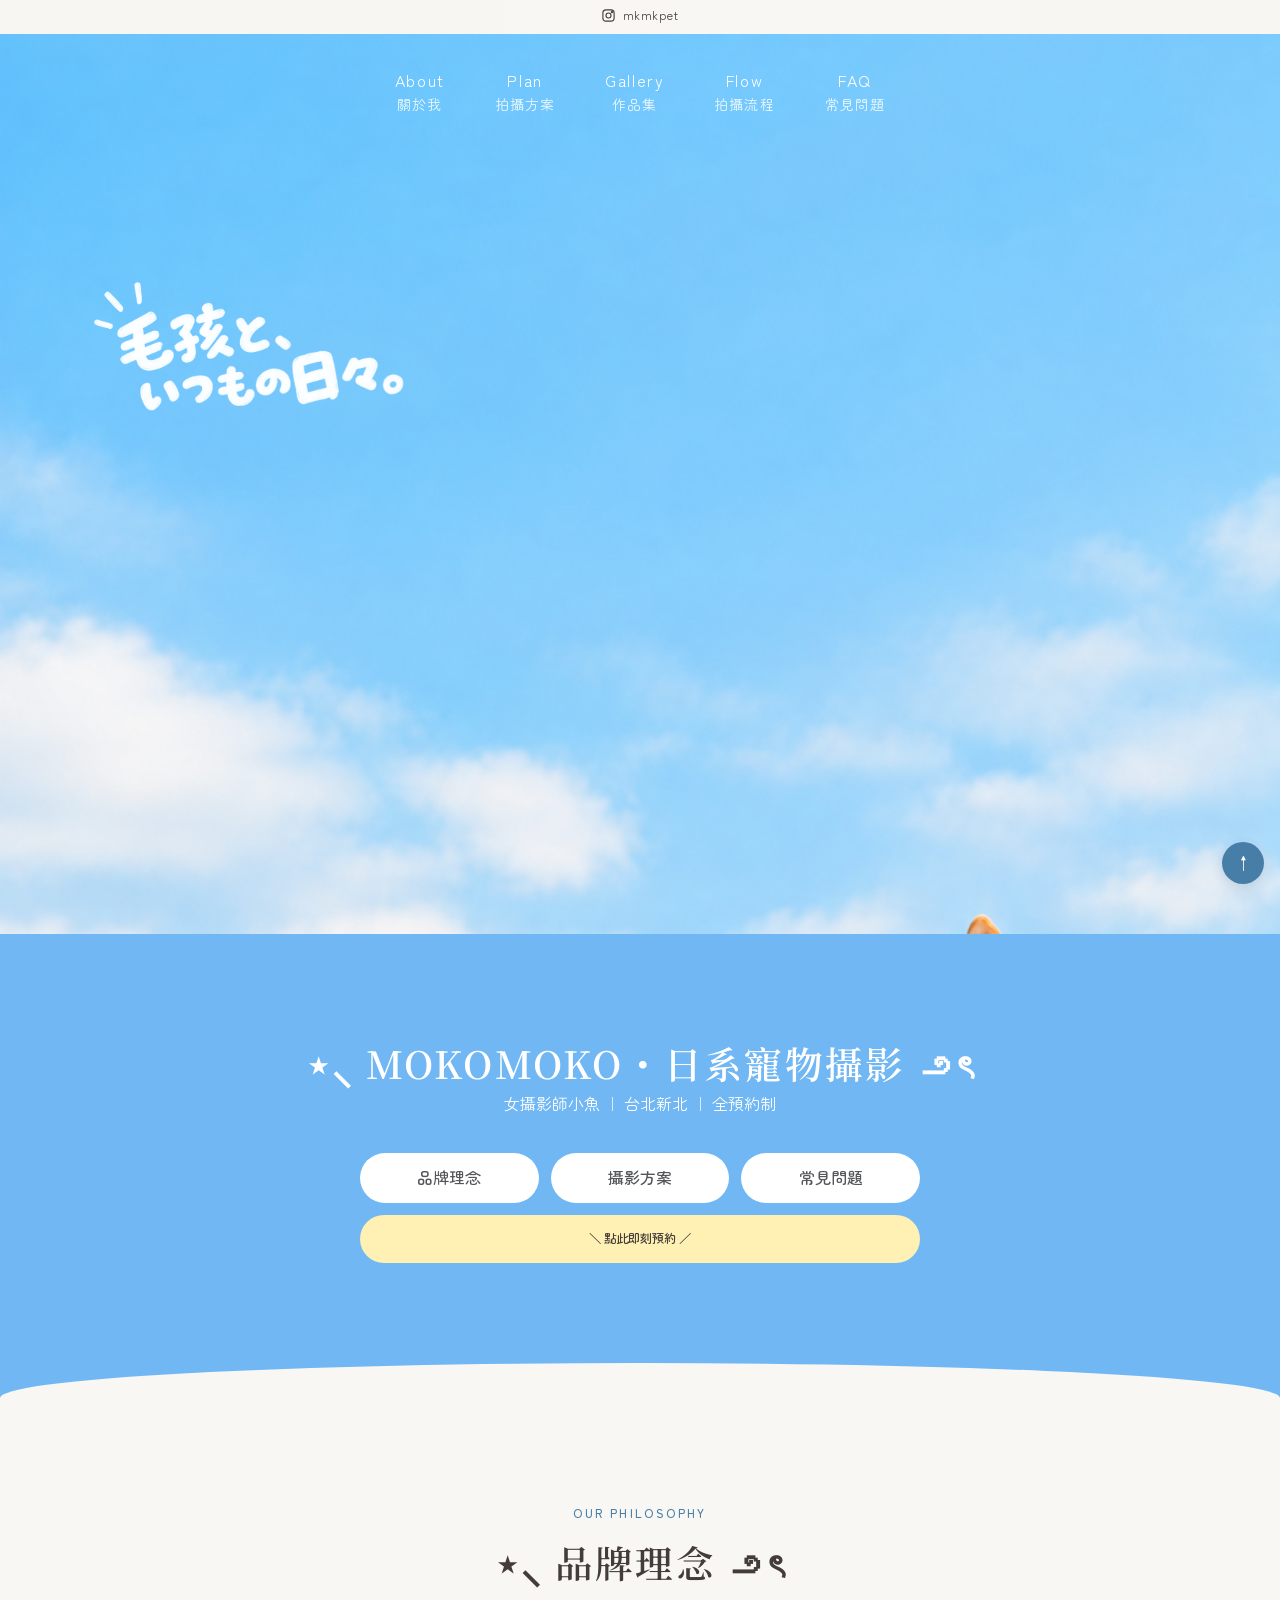
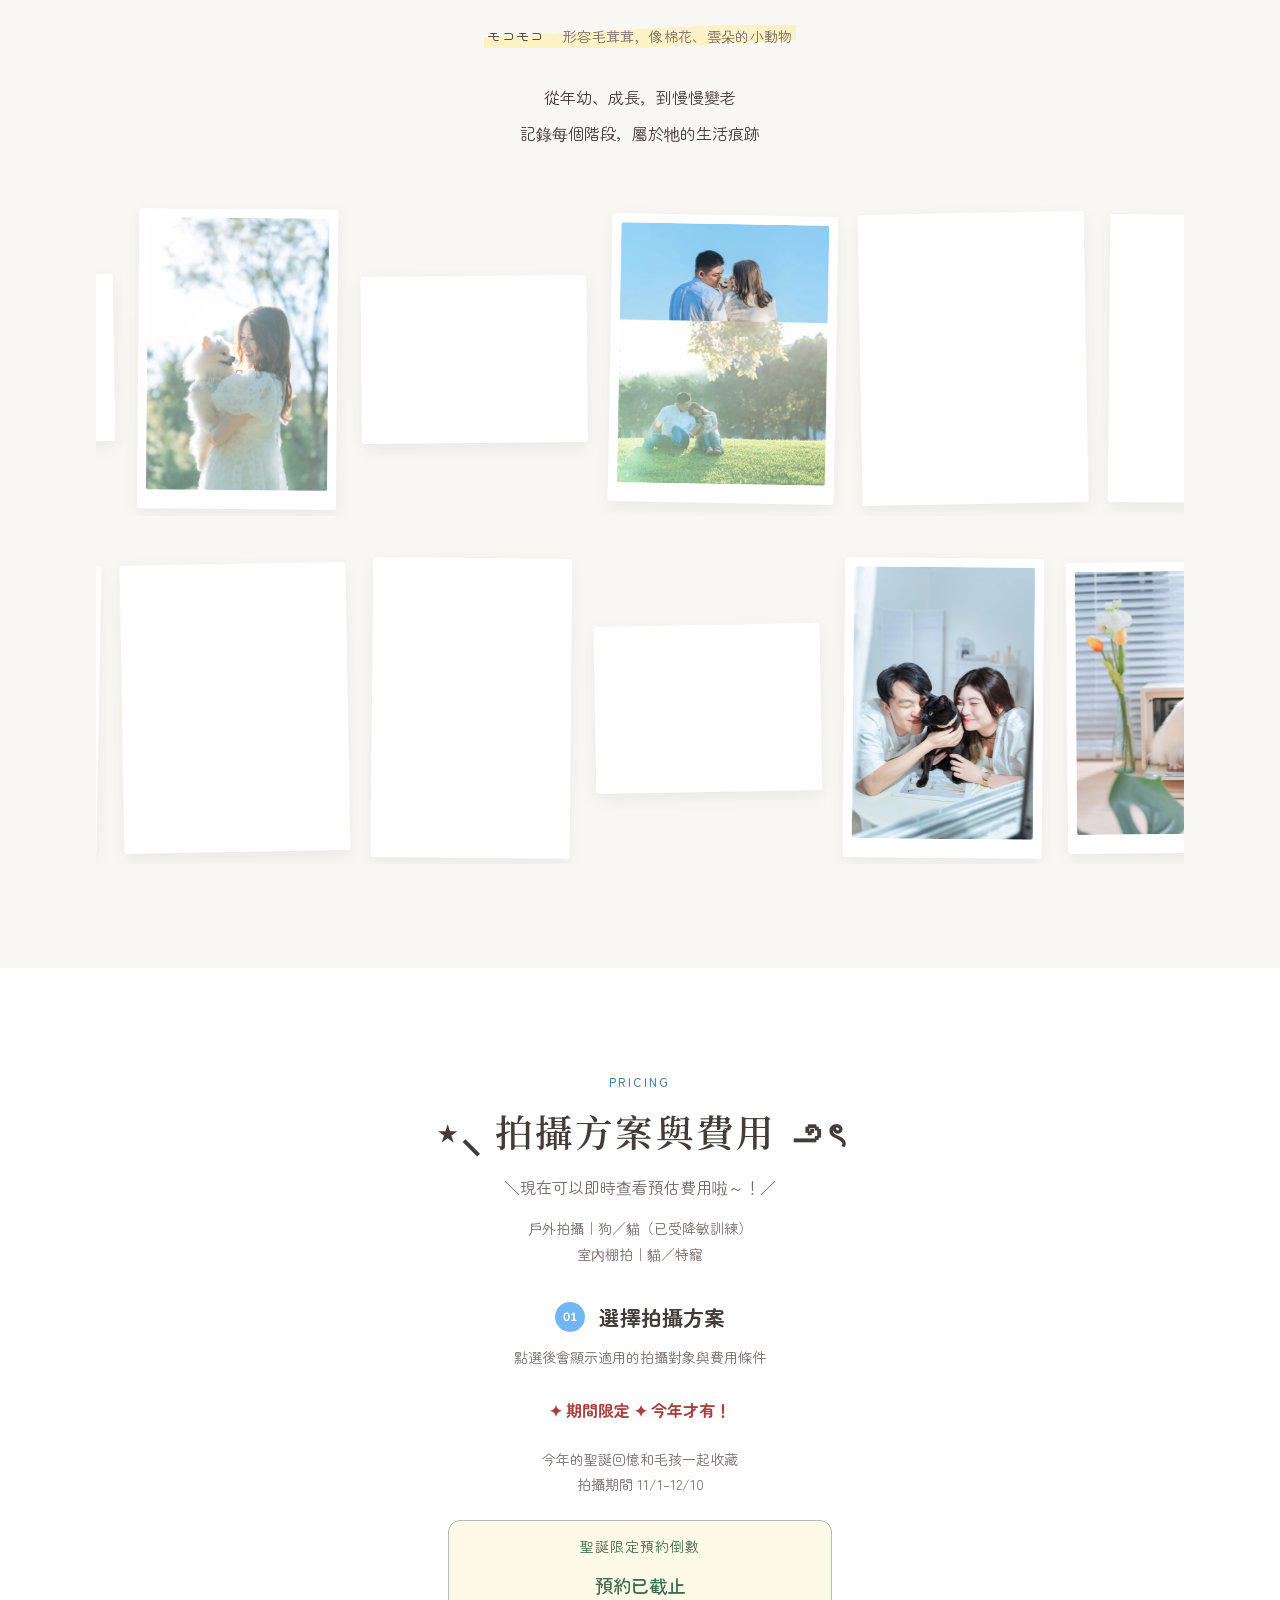
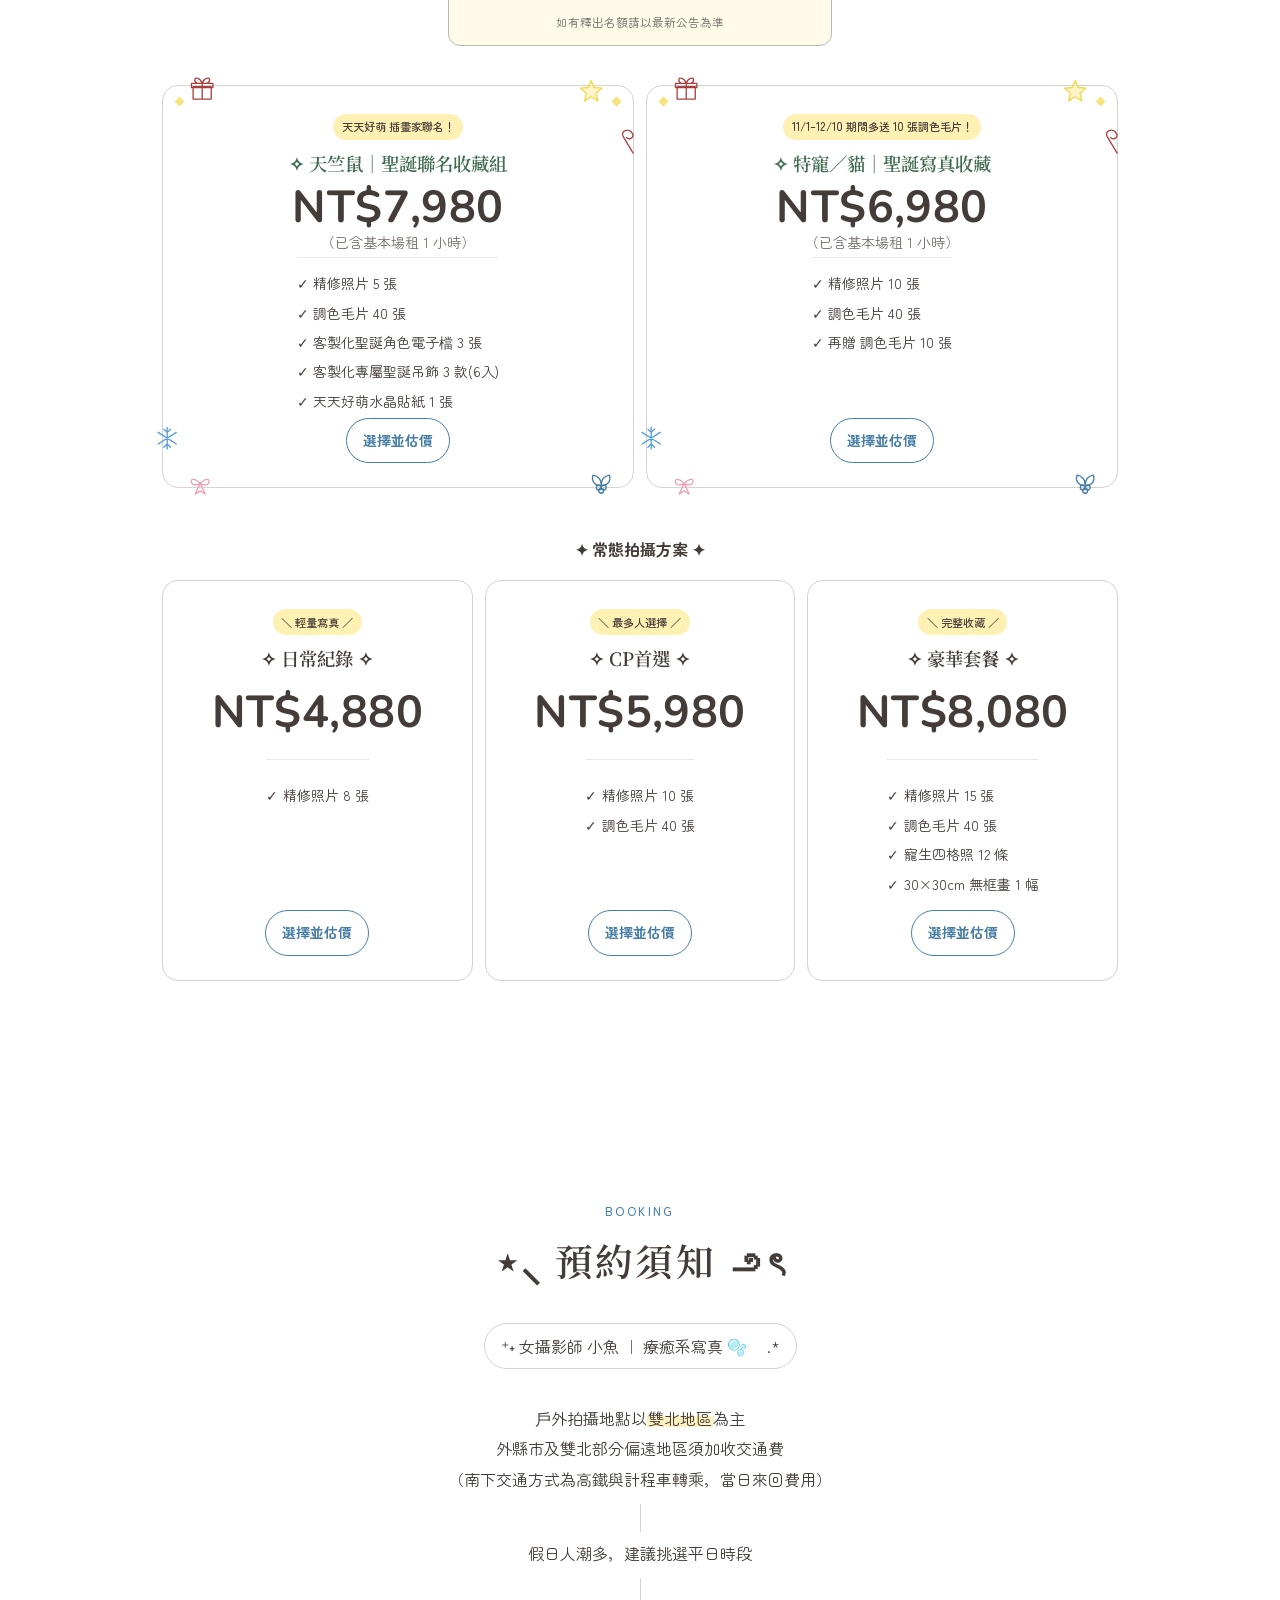
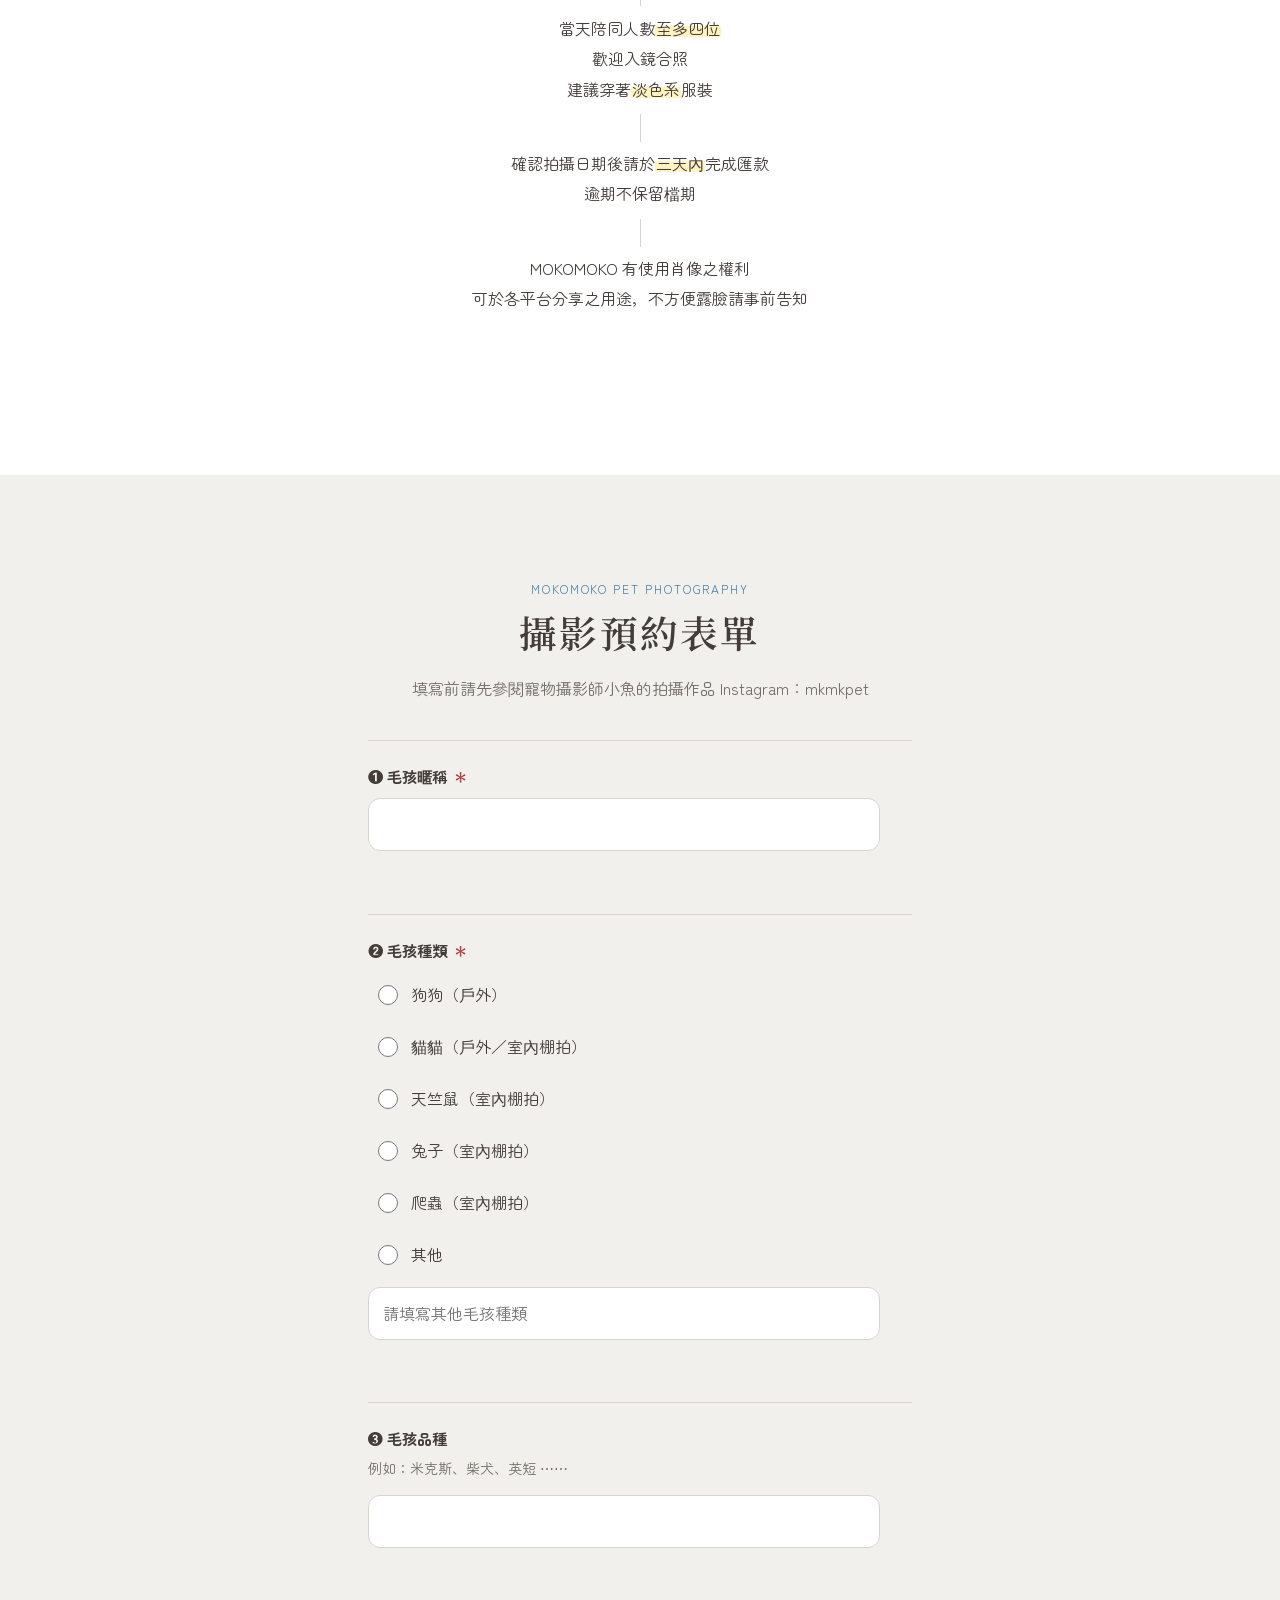
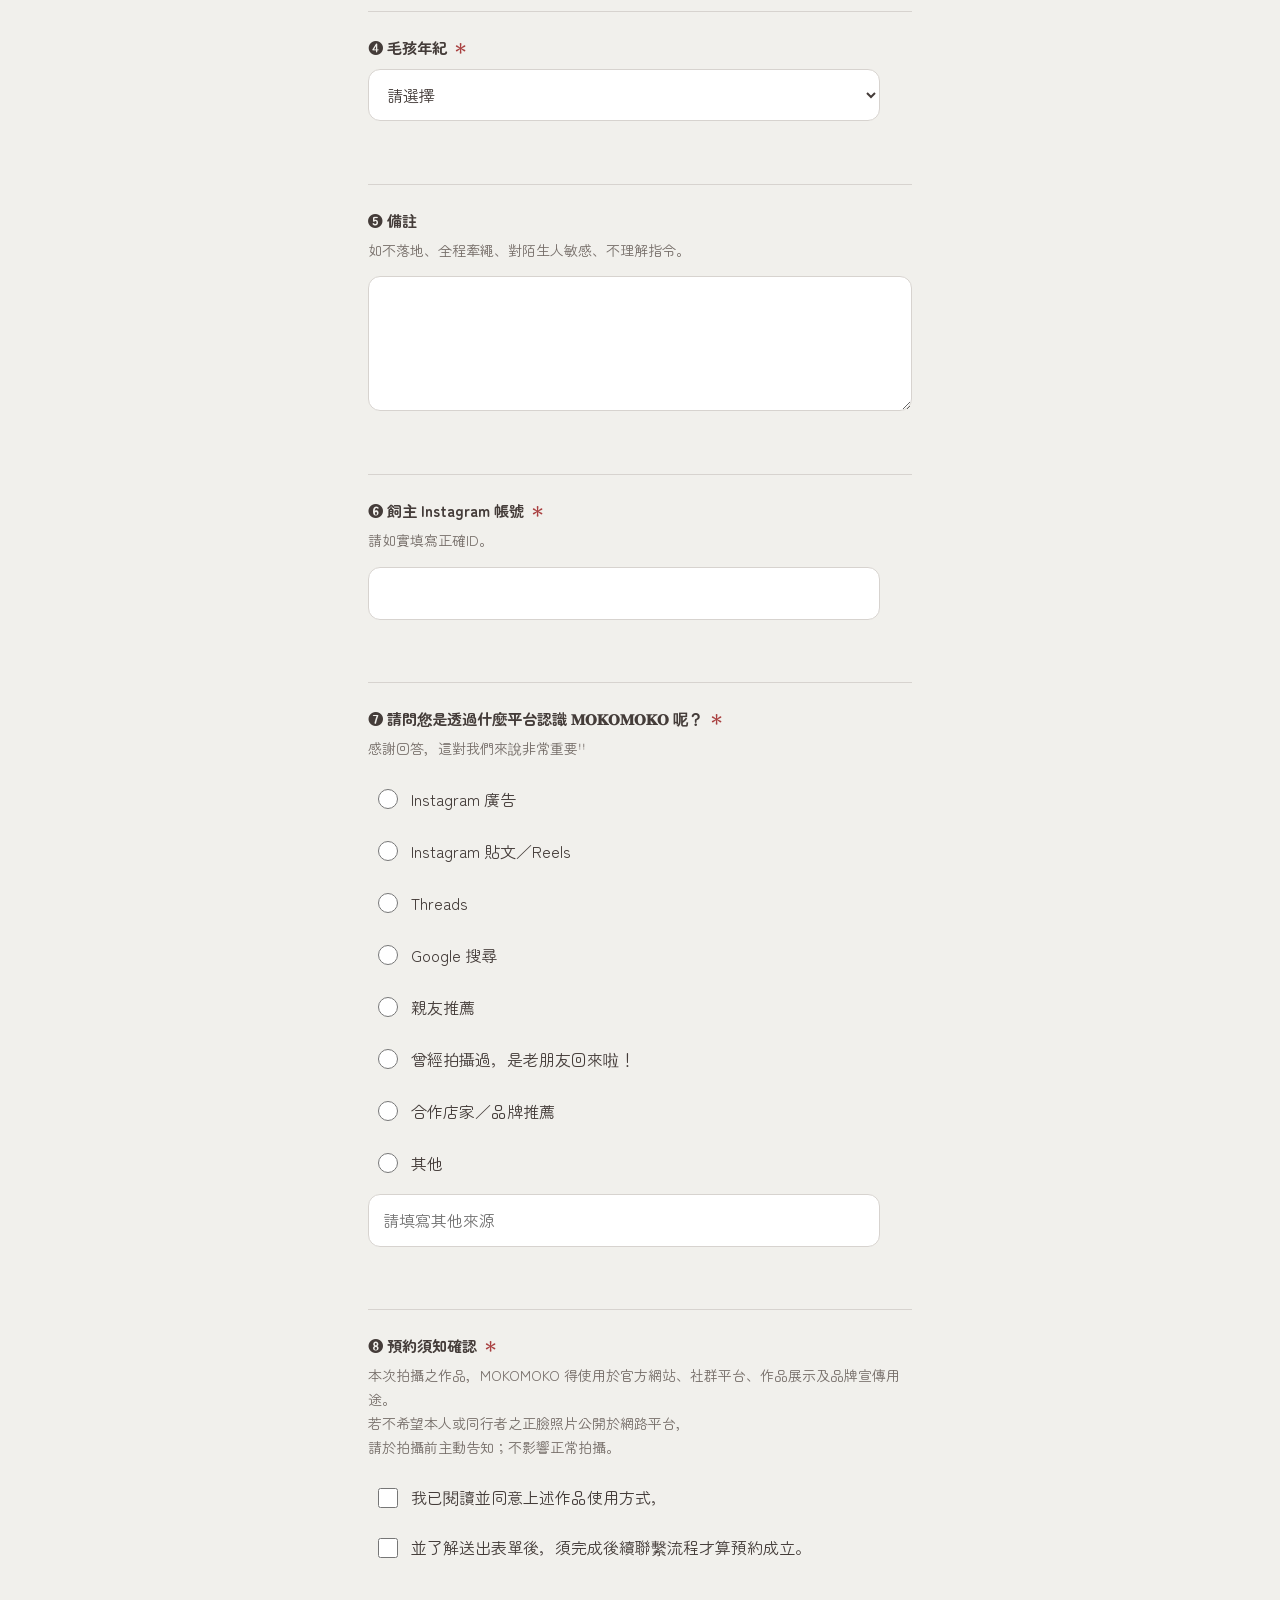
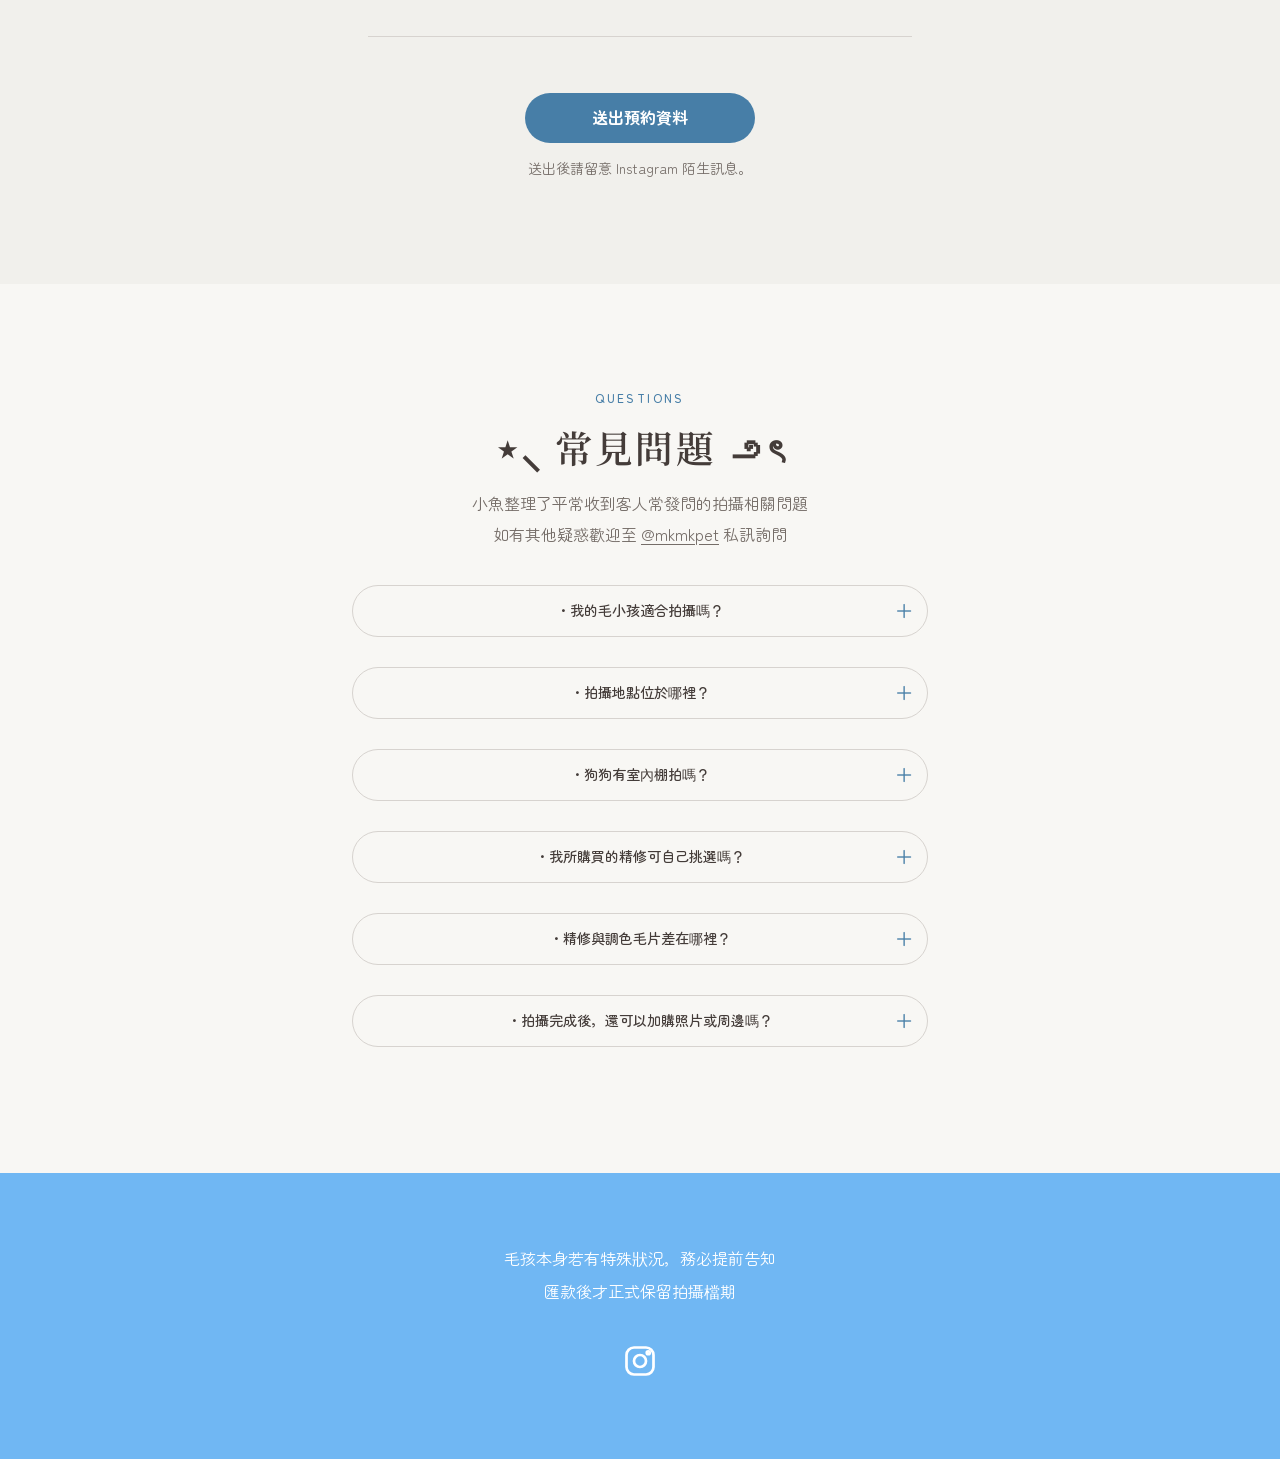
<file: index.html>
<!doctype html>
<html lang="zh-Hant">
<head>
  <meta charset="utf-8">
  <meta name="viewport" content="width=device-width, initial-scale=1">
  <title>MOKOMOKO 日系寵物攝影｜台北・新北</title>
  <meta name="description" content="MOKOMOKO 日系寵物攝影，由女攝影師小魚記錄毛孩與飼主之間自然、細膩的日常。台北新北，全預約制。">
  <meta property="og:title" content="MOKOMOKO 日系寵物攝影">
  <meta property="og:description" content="以獨特柔和的眼光，捕捉毛孩與飼主生活中細微的美好。">
  <meta property="og:type" content="website">
  <meta property="og:locale" content="zh_TW">
  <meta property="og:url" content="https://mokomoko-studio.github.io/mokomoko-website/">
  <link rel="icon" href="data:,">
  <link rel="preconnect" href="https://fonts.googleapis.com">
  <link rel="preconnect" href="https://fonts.gstatic.com" crossorigin>
  <link href="https://fonts.googleapis.com/css2?family=Noto+Serif+TC:wght@500;600&family=Nunito:wght@700&family=Zen+Maru+Gothic:wght@400;500&display=swap" rel="stylesheet">
  <link rel="stylesheet" href="./styles.css?v=mobile-swipe-2">
  <script type="module" src="./app.js?v=mobile-swipe-2"></script>
</head>
<body>
  <div id="site-root">
    <main class="section off-white centered" aria-busy="true">
      <p>網站內容載入中…</p>
    </main>
  </div>
  <button class="return-directory" type="button" aria-label="回到頁面目錄" aria-hidden="true" tabindex="-1">↑</button>
  <script src="./navigation-controls.js?v=directory-nav-1" defer></script>
  <script src="./christmas-interactions.js?v=product-lightbox-scroll-1" defer></script>
  <noscript>
    <p class="section centered">此網站需要 JavaScript 才能顯示內容。</p>
  </noscript>
</body>
</html>
</file>
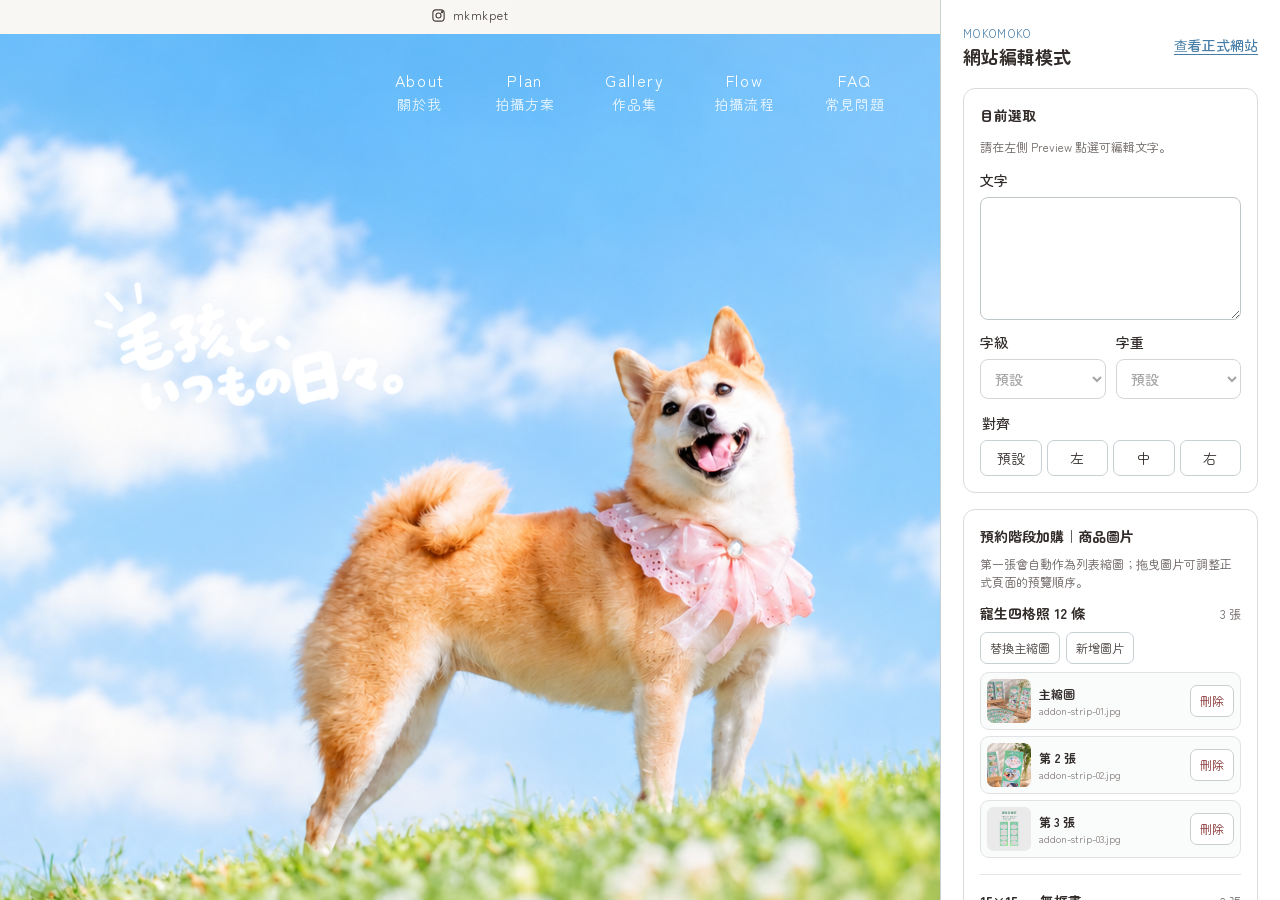
<file: edit/index.html>
<!doctype html>
<html lang="zh-Hant">
  <head>
    <meta charset="utf-8">
    <meta name="viewport" content="width=device-width, initial-scale=1">
    <title>MOKOMOKO 網站編輯模式</title>
    <meta name="robots" content="noindex, nofollow">
    <link rel="icon" href="data:,">
    <link rel="preconnect" href="https://fonts.googleapis.com">
    <link rel="preconnect" href="https://fonts.gstatic.com" crossorigin>
    <link href="https://fonts.googleapis.com/css2?family=Fredoka:wght@600;700&family=Noto+Serif+TC:wght@500;600&family=Zen+Maru+Gothic:wght@400;500&display=swap" rel="stylesheet">
    <link rel="stylesheet" href="../styles.css?v=christmas-carousel-y-fix-1">
    <link rel="stylesheet" href="./editor.css?v=product-image-manager-1">
    <script type="module" src="../app.js?v=addon-image-draft-v2"></script>
  </head>
  <body class="editor-page" data-editor="true" data-content-url="../content/site-content.json">
    <div class="editor-shell">
      <div class="editor-preview" aria-label="網站預覽">
        <div id="site-root"><main class="section centered"><p>網站內容載入中…</p></main></div>
      </div>
      <aside id="editor-inspector" class="editor-inspector" aria-label="編輯設定"></aside>
    </div>
    <noscript><p>此編輯模式需要 JavaScript。</p></noscript>
  </body>
</html>
</file>
<file: styles.css>
:root {
  --color-blue: #70b7f3;
  --color-blue-mid: #559ed7;
  --color-blue-deep: #477ea7;
  --color-christmas-green: #3f6b4f;
  --color-bg: #f8f7f4;
  --color-surface: #ffffff;
  --color-soft: #efefec;
  --color-ink: #443c39;
  --color-muted: #756d68;
  --color-border: #d7d3cf;
  --color-yellow: #fff0b3;
  --color-yellow-strong: #f3d84a;
  --color-pink: #f1a0b9;
  --color-error: #a94040;
  --font-serif: "Noto Serif TC", "Songti TC", "PMingLiU", serif;
  --font-sans: "Zen Maru Gothic", "PingFang TC", "Microsoft JhengHei", sans-serif;
  --font-number: "Nunito", "Arial Rounded MT Bold", sans-serif;
  --number-weight: 700;
  --number-letter-spacing: 0.01em;
  --number-line-height: 1.1;
  --text-display: clamp(3.5rem, 17vw, 6.5rem);
  --text-h1: clamp(2rem, 7vw, 4.4rem);
  --text-h2: clamp(1.45rem, 5.8vw, 2.35rem);
  --text-h3: clamp(1.02rem, 3.8vw, 1.3rem);
  --text-card-title: clamp(1rem, 3.6vw, 1.15rem);
  --text-body: 0.95rem;
  --text-small: 0.82rem;
  --text-label: 0.72rem;
  --text-price: clamp(1.75rem, 7vw, 2.8rem);
  --space-xs: 0.5rem;
  --space-sm: 0.875rem;
  --space-md: 1.5rem;
  --space-lg: 2.25rem;
  --space-xl: 3.5rem;
  --space-section: 104px;
  --space-section-mobile: clamp(3.5rem, 14vw, 4.25rem);
  --space-section-large: clamp(5.5rem, 18vw, 9rem);
  --space-card: 26px;
  --page-padding: clamp(1.25rem, 5.5vw, 2.25rem);
  --content-max: 1060px;
  --container-wide: var(--content-max);
  --container-default: 960px;
  --content-narrow: 720px;
  --text-measure: 42rem;
  --radius-card: 16px;
  --radius-control: 12px;
  --card-gap: clamp(0.875rem, 3vw, 1.5rem);
  --plan-card-mobile-width: min(76vw, 280px);
  --plan-pet-overhang: clamp(4.5rem, 20vw, 6rem);
  --carousel-gap: 0.75rem;
  --carousel-edge: calc((100% - var(--plan-card-mobile-width)) / 2);
  --control-height: 48px;
  --button-height: 48px;
  --selected-border: 2px solid var(--color-blue-deep);
  --shadow-soft: 0 10px 28px rgb(69 59 53 / 6%);
  --header-height: 88px;
  --announcement-height: 30px;
  --header-inline-space: clamp(1.125rem, 5vw, 1.25rem);
  --header-cream: #fbf7ef;
  --hero-min-height: clamp(680px, 100svh, 860px);
  --hero-title-size: clamp(2.35rem, 10.5vw, 3rem);
  --hero-title-left: clamp(1.5rem, 6.5vw, 2.25rem);
  --hero-title-top: clamp(9.5rem, 20svh, 11rem);
}

*,
*::before,
*::after {
  box-sizing: border-box;
}

html {
  scroll-behavior: smooth;
}

body {
  margin: 0;
  overflow-x: hidden;
  background: var(--color-bg);
  color: var(--color-ink);
  font-family: var(--font-sans);
  font-size: var(--text-body);
  line-height: 1.7;
  text-rendering: optimizeLegibility;
  -webkit-font-smoothing: antialiased;
}

button,
input,
select,
textarea {
  font: inherit;
}

button,
a {
  -webkit-tap-highlight-color: transparent;
}

button:focus-visible,
a:focus-visible,
summary:focus-visible,
input:focus-visible,
select:focus-visible,
textarea:focus-visible {
  outline: 3px solid var(--color-yellow-strong);
  outline-offset: 3px;
}

a {
  color: inherit;
  text-underline-offset: 0.2em;
}

p,
h1,
h2,
h3,
h4,
dl,
dd,
ol,
ul {
  margin-top: 0;
}

[hidden] {
  display: none !important;
}

.content {
  width: min(calc(100% - (var(--page-padding) * 2)), var(--container-wide));
  margin-inline: auto;
}

.content.narrow {
  max-width: var(--content-narrow);
}

.content.default {
  max-width: var(--container-default);
}

.centered {
  text-align: center;
}

.reveal-item {
  opacity: 1;
  transform: none;
}

#site-root.reveal-enabled .reveal-item {
  opacity: 0;
  transform: translateY(18px);
  transition: opacity 800ms cubic-bezier(0.22, 1, 0.36, 1), transform 800ms cubic-bezier(0.22, 1, 0.36, 1);
  will-change: opacity, transform;
}

#site-root.reveal-enabled .reveal-item.is-visible {
  opacity: 1;
  transform: translateY(0);
}

.booking-notes-reveal > li {
  opacity: 1;
  transform: none;
}

#site-root.reveal-enabled .booking-notes-reveal > li {
  opacity: 0;
  transform: translateY(18px);
  transition: opacity 750ms cubic-bezier(0.22, 1, 0.36, 1), transform 750ms cubic-bezier(0.22, 1, 0.36, 1);
  transition-delay: calc(var(--booking-reveal-index, 0) * 120ms);
  will-change: opacity, transform;
}

#site-root.reveal-enabled .booking-notes-reveal.is-visible > li {
  opacity: 1;
  transform: translateY(0);
}

.section {
  padding-block: var(--space-section-mobile);
}

.off-white {
  background: var(--color-bg);
}

.light-gray {
  background: var(--color-soft);
}

.blue-section {
  background: var(--color-blue);
  color: #fff;
}

.section-heading {
  max-width: var(--content-narrow);
  margin: 0 auto var(--space-lg);
}

.section-kicker {
  margin-bottom: var(--space-sm);
  color: var(--color-blue-deep);
  font-size: var(--text-label);
  font-weight: 500;
  letter-spacing: 0.2em;
}

.section-title {
  margin-bottom: var(--space-sm);
  font-family: var(--font-serif);
  font-size: var(--text-h2);
  font-weight: 600;
  letter-spacing: 0.06em;
  line-height: 1.38;
  overflow-wrap: break-word;
  text-wrap: balance;
}

.section-title.light {
  color: #fff;
}

.section-description {
  max-width: var(--text-measure);
  margin-inline: auto;
  margin-bottom: 0;
  color: var(--color-muted);
  line-height: 1.9;
}

.copy-lines p {
  margin-bottom: 0.35rem;
}

.philosophy-label {
  width: fit-content;
  max-width: 100%;
  margin: var(--space-lg) auto 0;
  padding-inline: 0.2rem;
  border: 0;
  border-radius: 0;
  background: linear-gradient(177deg, transparent 31%, color-mix(in srgb, var(--color-yellow) 72%, transparent) 32%, color-mix(in srgb, var(--color-yellow) 72%, transparent) 79%, transparent 80%);
  color: var(--color-ink);
  font-family: var(--font-sans);
  font-size: clamp(0.64rem, 2.8vw, var(--text-small));
  font-weight: 400;
  letter-spacing: 0.025em;
  line-height: 1.65;
  text-align: center;
  white-space: nowrap;
}

.philosophy-label p {
  display: inline;
  margin: 0;
}

.philosophy-label-title {
  font: inherit;
}

.philosophy-label-description {
  margin-left: var(--space-sm) !important;
  color: var(--color-muted);
  font: inherit;
}

.philosophy-copy {
  margin-top: var(--space-lg);
}

.philosophy-copy p {
  margin-bottom: var(--space-xs);
}

.philosophy-gallery {
  --gallery-polaroid-max-width: clamp(8.75rem, 20vw, 13rem);
  --gallery-polaroid-max-height: clamp(11rem, 27vw, 17rem);
  --gallery-gap: var(--space-md);
  --gallery-row-gap: var(--space-lg);
  --gallery-polaroid-padding: clamp(0.35rem, 0.8vw, 0.55rem);
  --gallery-polaroid-bottom-padding: clamp(0.85rem, 1.5vw, 1.2rem);
  width: min(calc(100vw - (var(--page-padding) * 2)), 68rem);
  margin: var(--space-xl) 0 0 50%;
  overflow: hidden;
  transform: translateX(-50%);
  user-select: none;
}

.philosophy-gallery-row {
  width: 100%;
  padding-block: 0.4rem;
  overflow: hidden;
  cursor: grab;
  touch-action: pan-y;
}

.philosophy-gallery-row + .philosophy-gallery-row {
  margin-top: var(--gallery-row-gap);
}

.philosophy-gallery-row.is-dragging {
  cursor: grabbing;
}

.philosophy-gallery-track,
.philosophy-gallery-group {
  display: flex;
  flex: none;
  align-items: center;
  gap: var(--gallery-gap);
  width: max-content;
}

.philosophy-gallery-track {
  will-change: transform;
}

.philosophy-polaroid {
  display: block;
  flex: 0 0 auto;
  width: auto;
  margin: 0;
  padding: var(--gallery-polaroid-padding) var(--gallery-polaroid-padding) var(--gallery-polaroid-bottom-padding);
  border: 0;
  border-radius: 3px;
  background: var(--color-surface, #fffdf9);
  box-shadow: 0 0.35rem 1rem rgb(74 63 55 / 8%);
  cursor: inherit;
  transition: transform 220ms ease-out;
}

.philosophy-polaroid:nth-child(4n + 1) { rotate: -1deg; }
.philosophy-polaroid:nth-child(4n + 2) { rotate: 0.5deg; }
.philosophy-polaroid:nth-child(4n + 3) { rotate: -0.5deg; }
.philosophy-polaroid:nth-child(4n) { rotate: 1deg; }

.philosophy-polaroid img {
  display: block;
  width: auto;
  height: auto;
  max-width: var(--gallery-polaroid-max-width);
  max-height: var(--gallery-polaroid-max-height);
  border-radius: 2px;
  object-fit: contain;
}

.philosophy-lightbox[hidden] {
  display: none;
}

.philosophy-lightbox {
  position: fixed;
  z-index: 1000;
  inset: 0;
  display: grid;
  grid-template-columns: minmax(2.75rem, 1fr) minmax(0, auto) minmax(2.75rem, 1fr);
  align-items: center;
  background: rgb(31 36 38 / 82%);
  touch-action: pan-y;
  user-select: none;
}

.philosophy-lightbox-content {
  display: grid;
  min-width: 0;
  max-width: 90vw;
  gap: var(--space-sm);
  justify-items: center;
}

.philosophy-lightbox-frame {
  max-width: 90vw;
  max-height: 88vh;
  padding: clamp(0.3rem, 1vw, 0.5rem);
  border-radius: 3px;
  background: var(--color-surface, #fffdf9);
}

.philosophy-lightbox-frame img {
  display: block;
  max-width: calc(90vw - 1rem);
  max-height: calc(88vh - 1rem);
  object-fit: contain;
  opacity: 1;
  transition: opacity 160ms ease-out;
}

.philosophy-lightbox-frame img.is-changing {
  opacity: 0.15;
}

.philosophy-lightbox[data-lightbox-source="product"] .philosophy-lightbox-frame img {
  max-height: min(68vh, 42rem);
}

.product-lightbox-thumbnails[hidden] {
  display: none;
}

.product-lightbox-thumbnails {
  display: flex;
  width: min(100%, 34rem);
  max-width: 76vw;
  gap: 0.5rem;
  padding: 0.2rem 0.1rem 0.4rem;
  overflow-x: auto;
  scrollbar-width: thin;
}

.product-lightbox-thumbnails button {
  flex: 0 0 3.25rem;
  width: 3.25rem;
  height: 3.25rem;
  padding: 2px;
  overflow: hidden;
  border: 2px solid transparent;
  border-radius: var(--radius-control);
  background: rgb(255 255 255 / 72%);
  cursor: pointer;
  opacity: 0.68;
}

.product-lightbox-thumbnails button.is-selected {
  border-color: rgb(255 255 255 / 92%);
  opacity: 1;
}

.product-lightbox-thumbnails img {
  display: block;
  width: 100%;
  height: 100%;
  border-radius: calc(var(--radius-control) - 4px);
  object-fit: cover;
}

.philosophy-lightbox-close,
.philosophy-lightbox-nav {
  border: 0;
  color: #fff;
  background: transparent;
  cursor: pointer;
}

.philosophy-lightbox-close {
  position: absolute;
  top: var(--space-md);
  right: var(--space-md);
  width: 2.75rem;
  height: 2.75rem;
  font-size: 2rem;
}

.philosophy-lightbox-nav {
  min-width: 2.75rem;
  min-height: 3.5rem;
  font-size: clamp(2.25rem, 5vw, 3.5rem);
}

.philosophy-lightbox-nav[hidden] {
  display: none;
}

.philosophy-lightbox-prev { justify-self: end; }
.philosophy-lightbox-next { justify-self: start; }

body.gallery-lightbox-open {
  position: fixed;
  width: 100%;
  overflow: hidden;
}

@media (hover: hover) and (pointer: fine) {
  .philosophy-polaroid:hover {
    transform: translateY(-3px) scale(1.015);
  }
}

.section-intro {
  margin-bottom: var(--space-md);
}

.site-header {
  position: absolute;
  z-index: 20;
  top: 0;
  right: 0;
  left: 0;
  height: var(--header-height);
  color: #fff;
}

.announcement-bar {
  position: sticky;
  z-index: 30;
  top: 0;
  display: grid;
  min-height: var(--announcement-height);
  padding: 0.35rem var(--page-padding);
  place-items: center;
  background: rgb(248 247 244 / 92%);
  color: var(--color-ink);
  font-size: 0.72rem;
  letter-spacing: 0.05em;
  line-height: 1.4;
  text-align: center;
}

.announcement-bar a {
  color: inherit;
  text-decoration: none;
  text-decoration-thickness: 1px;
}

.announcement-instagram {
  display: inline-flex;
  gap: 0.4rem;
  align-items: center;
}

.announcement-instagram svg {
  width: 15px;
  height: 15px;
  fill: none;
  stroke: currentColor;
  stroke-width: 1.8;
}

.site-header.has-announcement {
  top: var(--announcement-height);
}

.site-header-inner {
  display: grid;
  width: 100%;
  height: var(--header-height);
  grid-template-columns: minmax(0, 1fr);
  gap: 0.65rem;
  align-items: center;
  padding-inline: var(--header-inline-space);
}

.header-wordmark {
  display: inline-flex;
  min-width: 0;
  flex-direction: column;
  align-items: flex-start;
  justify-self: start;
  color: #fff;
  line-height: 1;
  text-decoration: none;
  white-space: nowrap;
}

.header-wordmark > span {
  font-family: var(--font-serif);
  font-size: clamp(1.25rem, 5.35vw, 1.55rem);
  font-weight: 500;
  letter-spacing: 0.11em;
}

.header-wordmark small {
  margin-top: 0.55rem;
  font-family: var(--font-sans);
  font-size: 0.56rem;
  font-weight: 500;
  letter-spacing: 0.24em;
}

.header-desktop-nav {
  display: none;
}

.header-actions {
  display: flex;
  min-width: 0;
  gap: 0.55rem;
  align-items: center;
}

.header-booking {
  display: inline-flex;
  min-height: 44px;
  gap: 0.5rem;
  align-items: center;
  justify-content: center;
  padding-inline: clamp(0.8rem, 3.8vw, 1rem);
  border-radius: 999px;
  background: var(--header-cream);
  color: var(--color-ink);
  font-size: clamp(0.85rem, 3.7vw, 0.95rem);
  font-weight: 500;
  letter-spacing: 0.08em;
  line-height: 1;
  text-decoration: none;
  white-space: nowrap;
}

.header-booking svg {
  width: 19px;
  height: 19px;
  flex: 0 0 auto;
  fill: none;
  stroke: currentColor;
  stroke-linecap: round;
  stroke-linejoin: round;
  stroke-width: 1.7;
}

.header-doodle {
  display: none;
}

.header-menu-button {
  display: inline-grid;
  width: 42px;
  height: 42px;
  padding: 8px 5px;
  border: 0;
  background: transparent;
  place-content: center;
  gap: 6px;
  cursor: pointer;
}

.header-menu-button span {
  display: block;
  width: 30px;
  height: 2px;
  border-radius: 999px;
  background: #fff;
  transition: transform 160ms ease, opacity 160ms ease;
}

.header-menu-button[aria-expanded="true"] span:first-child {
  transform: translateY(8px) rotate(45deg);
}

.header-menu-button[aria-expanded="true"] span:nth-child(2) {
  opacity: 0;
}

.header-menu-button[aria-expanded="true"] span:last-child {
  transform: translateY(-8px) rotate(-45deg);
}

.header-mobile-nav {
  position: absolute;
  top: calc(var(--header-height) - 4px);
  right: var(--header-inline-space);
  left: auto;
  display: grid;
  width: min(15rem, calc(100% - (var(--header-inline-space) * 2)));
  grid-template-columns: minmax(0, 1fr);
  gap: 0;
  padding: 0.75rem;
  border-radius: 18px;
  background: var(--header-cream);
  box-shadow: 0 16px 36px rgb(59 72 80 / 16%);
  color: var(--color-ink);
}

.header-nav-link {
  display: flex;
  min-height: 64px;
  flex-direction: column;
  gap: 0.35rem;
  align-items: center;
  justify-content: center;
  text-decoration: none;
}

.header-mobile-nav .header-nav-link {
  min-height: 52px;
  align-items: flex-end;
  padding-inline: var(--space-sm);
  text-align: right;
}

.header-nav-english {
  font-size: 0.9rem;
  letter-spacing: 0.1em;
  line-height: 1.1;
}

.header-nav-chinese {
  font-size: 0.78rem;
  letter-spacing: 0.08em;
  line-height: 1.1;
  opacity: 0.82;
}

.site-header + main .instagram-mark {
  visibility: hidden;
  pointer-events: none;
}

.hero {
  position: relative;
  min-height: var(--hero-min-height);
  padding: 0;
  overflow: clip;
  isolation: isolate;
  background: var(--color-blue);
  view-timeline-name: --hero-scroll;
  view-timeline-axis: block;
}

.instagram-mark {
  position: relative;
  z-index: 5;
  display: inline-flex;
  min-height: 44px;
  gap: var(--space-xs);
  align-items: center;
  text-decoration: none;
  letter-spacing: 0.14em;
}

.hero-inner {
  position: relative;
  z-index: 2;
  width: min(100%, var(--content-max));
  min-height: var(--hero-min-height);
  margin: 0 auto;
}

.hero-title-layer {
  position: absolute;
  z-index: 3;
  inset: 0;
  pointer-events: none;
}

.hero-visual {
  position: absolute;
  z-index: 0;
  inset: 0;
  display: flex;
  align-items: flex-end;
  justify-content: center;
  overflow: hidden;
}

.hero-background {
  inset: -30px 0;
  transform: translate3d(
    var(--hero-mouse-parallax-x, 0px),
    calc(var(--hero-scroll-parallax-y, 0px) + var(--hero-mouse-parallax-y, 0px)),
    0
  );
  will-change: transform;
}

@media (hover: hover) and (pointer: fine) {
  .hero h1 {
    transform: translate3d(
      var(--hero-title-mouse-x, 0px),
      var(--hero-title-mouse-y, 0px),
      0
    );
    will-change: transform;
  }

  .hero.is-mouse-parallax-resetting .hero-background,
  .hero.is-mouse-parallax-resetting h1 {
    transition: transform 260ms ease-out;
  }
}

.hero h1 {
  position: sticky;
  top: max(calc(var(--announcement-height) + var(--space-lg)), var(--hero-title-top));
  display: block;
  width: min(68vw, 20rem);
  margin: 0 0 0 var(--hero-title-left);
  animation: hero-title-fade linear both;
  animation-timeline: --hero-scroll;
  animation-range: exit 12% exit 68%;
}

.hero h1 span {
  display: none;
}

.hero-tagline {
  display: none;
}

.hero-title-image {
  display: block;
  width: 100%;
  height: auto;
}

@keyframes hero-title-fade {
  from { opacity: 1; }
  to { opacity: 0; }
}

.image-placeholder {
  display: grid;
  min-width: 0;
  place-items: center;
  overflow: hidden;
  border: 1px dashed currentColor;
  background: rgb(255 255 255 / 16%);
  text-align: center;
}

.image-placeholder small {
  padding: var(--space-sm);
}

.hero-visual img {
  position: absolute;
  inset: 0;
  display: block;
  width: 100%;
  height: 100%;
  object-fit: cover;
  object-position: 68% center;
}

@media (max-width: 767px) {
  .hero {
    min-height: 0;
    aspect-ratio: 1024 / 1927;
  }

  .hero-background {
    inset: 0;
    transform: none;
    will-change: auto;
  }

  .hero-inner {
    height: 100%;
    min-height: 0;
  }

  .hero-visual img {
    width: 100%;
    height: auto;
    object-fit: contain;
    object-position: center top;
  }

  .hero h1 {
    top: clamp(8.25rem, 35vw, 9.4rem);
    width: 56%;
    margin-inline: auto;
  }

  .hero-tagline {
    position: absolute;
    z-index: 3;
    top: clamp(15.5rem, 66vw, 17.2rem);
    left: 50%;
    display: block;
    width: min(62%, 15rem);
    margin: 0;
    transform: translateX(-50%);
    color: #fff;
    font-size: clamp(0.72rem, 3vw, 0.82rem);
    line-height: 1.65;
    text-align: center;
    white-space: pre-line;
    word-spacing: 0.55em;
  }
}

@media (prefers-reduced-motion: reduce) {
  #site-root.reveal-enabled .reveal-item {
    opacity: 1;
    transform: none;
    transition: none;
  }

  #site-root.reveal-enabled .booking-notes-reveal > li {
    opacity: 1;
    transform: none;
    transition: none;
  }

  .hero h1 {
    position: absolute;
    animation: none;
  }

  .hero-background {
    transform: none;
    will-change: auto;
  }

  @media (max-width: 767px) {
    .hero h1 {
      right: 0;
      left: 0;
    }
  }
}

.wave {
  position: absolute;
  z-index: 3;
  right: 0;
  bottom: -34px;
  left: 0;
  height: 70px;
  border-radius: 50% 50% 0 0;
  background: var(--color-bg);
}

.intro {
  position: relative;
  padding: var(--space-section-mobile) 0 calc(var(--space-section-mobile) + 1.5rem);
}

.intro-copy {
  margin: calc(var(--space-sm) * -1) 0 var(--space-lg);
}

.jump-nav {
  display: grid;
  grid-template-columns: repeat(3, minmax(0, 1fr));
  gap: 0.75rem;
  width: min(100%, 560px);
  margin: 0 auto;
}

.jump-nav a,
.primary-button {
  display: inline-flex;
  min-height: var(--button-height);
  align-items: center;
  justify-content: center;
  padding: 0.7rem 1.25rem;
  border-radius: 999px;
  background: #fff;
  color: #55565a;
  font-weight: 500;
  text-decoration: none;
}

.jump-nav .primary,
.primary-button {
  background: var(--color-yellow);
  color: var(--color-ink);
}

.jump-nav .primary {
  position: relative;
  overflow: hidden;
  grid-column: 1 / -1;
  font-size: 0.78rem;
  isolation: isolate;
  animation: booking-cta-breathe 2.6s ease-in-out infinite;
}

.jump-nav .primary::after {
  position: absolute;
  z-index: 0;
  top: -45%;
  bottom: -45%;
  left: -45%;
  width: 24%;
  background: rgb(255 255 255 / 28%);
  content: "";
  pointer-events: none;
  transform: translateX(-180%) skewX(-18deg);
  animation: booking-cta-shine 5s ease-in-out infinite;
}

.jump-nav .primary > span {
  position: relative;
  z-index: 1;
}

@keyframes booking-cta-breathe {
  0%, 100% { transform: scale(1); }
  50% { transform: scale(1.025); }
}

@keyframes booking-cta-shine {
  0%, 68% { transform: translateX(-180%) skewX(-18deg); }
  82%, 100% { transform: translateX(760%) skewX(-18deg); }
}

.jump-nav a {
  width: 100%;
  padding-inline: 0.8rem;
}

.return-directory {
  position: fixed;
  right: max(1rem, env(safe-area-inset-right));
  bottom: max(1rem, calc(env(safe-area-inset-bottom) + 0.5rem));
  z-index: 20;
  display: grid;
  width: 42px;
  height: 42px;
  place-items: center;
  padding: 0;
  border: 1px solid color-mix(in srgb, var(--color-blue-deep) 32%, transparent);
  border-radius: 50%;
  background: var(--color-blue-deep);
  box-shadow: 0 4px 12px rgba(46, 83, 110, 0.16);
  color: #fff;
  font: inherit;
  font-size: 1.05rem;
  line-height: 1;
  cursor: pointer;
  opacity: 0;
  pointer-events: none;
  transform: translateY(8px);
  transition: opacity 180ms ease, transform 180ms ease, background-color 160ms ease;
}

.return-directory.is-visible {
  opacity: 1;
  pointer-events: auto;
  transform: translateY(0);
}

.primary-button.is-disabled {
  cursor: not-allowed;
  opacity: 0.48;
}

.outline-pill {
  width: fit-content;
  max-width: 100%;
  margin: 0 auto var(--space-lg);
  padding: 0.6rem 1rem;
  border: 1px solid var(--color-border);
  border-radius: 999px;
  line-height: 1.55;
}

.divider {
  width: 1px;
  height: 58px;
  margin: var(--space-lg) auto;
  background: var(--color-border);
}

.subsection-title {
  margin-bottom: var(--space-md);
  font-family: var(--font-serif);
  font-size: var(--text-h3);
  font-weight: 600;
}

.closing-line {
  width: fit-content;
  margin: var(--space-lg) auto 0;
  padding-bottom: 0.25rem;
  border-bottom: 1px solid var(--color-border);
  font-family: var(--font-serif);
}

.session-types {
  display: grid;
  gap: 0;
  text-align: left;
}

.session-type {
  padding: var(--space-md) 0 var(--space-lg);
  border-top: 1px solid var(--color-border);
}

.session-index {
  margin-bottom: var(--space-xs);
  color: var(--color-blue-deep);
  font-size: var(--text-label);
  letter-spacing: 0.12em;
}

.session-type h3 {
  margin-bottom: var(--space-xs);
  font: 600 var(--text-card-title)/1.5 var(--font-serif);
}

.session-type p {
  margin-bottom: 0.35rem;
}

.session-lead {
  margin-bottom: var(--space-md) !important;
  font-weight: 500;
}

.pricing-section {
  background: var(--color-surface);
}

.pricing-section > .content {
  max-width: var(--container-default);
}

.pricing-shooting-info {
  display: grid;
  gap: 0.2rem;
  margin-top: var(--space-sm);
  color: var(--color-muted);
  font-size: clamp(0.68rem, 2.8vw, var(--text-small));
  font-weight: 400;
  line-height: 1.65;
  text-align: center;
}

.pricing-shooting-info p {
  margin-bottom: 0;
  white-space: nowrap;
}

.pricing-flow {
  display: grid;
  gap: 0;
  max-width: var(--container-default);
  margin-inline: auto;
}

.calculator-module {
  margin-top: var(--space-lg);
}

.pricing-step {
  min-width: 0;
  padding-top: var(--space-md);
  margin-top: var(--space-md);
  border-top: 1px solid var(--color-border);
}

.pricing-plan-step {
  margin-top: 0;
  padding-top: 0;
  border-top: 0;
}

.pricing-summary {
  width: min(calc(100% - (var(--space-md) * 2)), 42rem);
  min-width: 0;
  margin-inline: auto;
  margin-top: var(--space-md);
  padding: var(--space-card);
  border: 1px solid #c5d9e8;
  border-radius: var(--radius-card);
  background: var(--color-surface);
  box-shadow: none;
}

.step-heading {
  display: grid;
  gap: var(--space-sm);
  justify-items: center;
  align-items: start;
  margin-bottom: var(--space-md);
  text-align: center;
}

.step-title-row {
  display: flex;
  gap: var(--space-sm);
  align-items: center;
  justify-content: center;
  white-space: nowrap;
}

.step-number {
  display: grid;
  width: 30px;
  height: 30px;
  place-items: center;
  border-radius: 50%;
  background: var(--color-blue);
  color: #fff;
  font-size: var(--text-label);
  font-weight: 600;
}

.step-heading .step-title-row h3 {
  margin-bottom: 0;
  font-size: var(--text-h3);
  line-height: 1.45;
}

.step-heading p {
  margin-bottom: 0;
  color: var(--color-muted);
  font-size: var(--text-small);
  line-height: 1.65;
}

.pricing-plan-step .step-heading {
  margin-bottom: calc(var(--space-sm) * 2);
}

.plan-group + .plan-group {
  margin-top: var(--space-lg);
}

.plan-group-title {
  margin-bottom: var(--space-sm);
  font-weight: 600;
  text-align: center;
}

.plan-group-meta {
  display: grid;
  gap: 0.15rem;
  margin: calc(var(--space-xs) * -1) 0 var(--space-sm);
  color: var(--color-muted);
  font-size: var(--text-small);
  font-weight: 400;
  line-height: 1.6;
  text-align: center;
}

.plan-group-meta p {
  margin-bottom: 0;
}

.limited-plan-group .plan-group-title {
  margin-bottom: var(--space-md);
  color: var(--color-error);
}

.limited-plan-group .plan-group-meta {
  margin-top: 0;
}

.christmas-countdown {
  width: min(100%, 24rem);
  margin: var(--space-md) auto var(--space-lg);
  padding: var(--space-sm) var(--space-md);
  border: 1px solid color-mix(in srgb, var(--color-christmas-green) 22%, var(--color-border));
  border-radius: 12px;
  background: color-mix(in srgb, var(--color-yellow) 30%, #fff);
  text-align: center;
}

.christmas-countdown-label,
.christmas-countdown-note,
.christmas-countdown-expired {
  margin: 0;
}

.christmas-countdown-label {
  color: var(--color-christmas-green);
  font-size: var(--text-small);
  letter-spacing: 0.08em;
}

.christmas-countdown-grid {
  display: grid;
  grid-template-columns: repeat(4, minmax(0, 1fr));
  gap: var(--space-xs);
  margin-block: var(--space-sm);
}

.christmas-countdown-unit {
  display: grid;
  min-width: 0;
  padding: 0.38rem 0.2rem 0.3rem;
  border: 1px solid color-mix(in srgb, var(--color-border) 72%, transparent);
  border-radius: 7px;
  background: rgb(255 255 255 / 72%);
  justify-items: center;
}

.christmas-countdown-unit strong {
  min-width: 2ch;
  color: var(--color-christmas-green);
  font-family: var(--font-number);
  font-size: clamp(1.15rem, 5vw, 1.45rem);
  font-variant-numeric: tabular-nums;
  font-weight: var(--number-weight);
  line-height: 1;
  transition: opacity 180ms ease-out, transform 180ms ease-out;
}

.christmas-countdown-unit strong.is-changing {
  opacity: 0.55;
  transform: translateY(-2px);
}

.christmas-countdown-unit small {
  margin-top: 0.25rem;
  color: var(--color-muted);
  font-size: 0.68rem;
  line-height: 1;
}

.christmas-countdown-note,
.christmas-countdown-expired {
  color: var(--color-muted);
  font-size: 0.72rem;
  line-height: 1.5;
}

.christmas-countdown-expired {
  margin-block: var(--space-sm);
  color: var(--color-christmas-green);
  font-size: var(--text-card-title);
  font-weight: 500;
}

[data-edit-path="photographyTypes.items.0.details.1"] {
  text-align: left;
}

.plan-card-track {
  display: grid;
  align-items: stretch;
  grid-auto-columns: var(--plan-card-mobile-width);
  grid-auto-flow: column;
  gap: var(--carousel-gap);
  max-width: 100%;
  padding: 3px var(--carousel-edge) var(--space-sm);
  overflow-x: auto;
  overscroll-behavior-inline: contain;
  scroll-padding-inline: var(--carousel-edge);
  scroll-snap-type: x mandatory;
  scrollbar-width: none;
  touch-action: pan-x pan-y;
  -webkit-overflow-scrolling: touch;
}

.plan-card-track.has-plan-pets {
  padding-top: calc(var(--plan-pet-overhang) + 3px);
}

.plan-card-track::-webkit-scrollbar {
  display: none;
}

.limited-plan-viewport {
  width: 100%;
  max-width: 100%;
  overflow-x: auto;
  overflow-y: clip;
  overscroll-behavior-inline: contain;
  scroll-padding-inline: var(--carousel-edge);
  scroll-snap-type: x mandatory;
  scrollbar-width: none;
  touch-action: pan-x pan-y;
  -webkit-overflow-scrolling: touch;
}

.limited-plan-viewport::-webkit-scrollbar {
  display: none;
}

#limitedPlans {
  display: flex;
  width: max-content;
  max-width: none;
  align-items: flex-start;
  padding: 3px var(--carousel-edge) var(--space-sm);
  overflow: visible;
  scroll-snap-type: none;
  touch-action: pan-x pan-y;
}

#limitedPlans.has-plan-pets {
  padding-top: calc(var(--plan-pet-overhang) + 3px);
}

#limitedPlans .plan-selector {
  flex: 0 0 var(--plan-card-mobile-width);
  width: var(--plan-card-mobile-width);
  height: auto;
  align-self: flex-start;
  margin-block: 0;
  scroll-snap-align: center;
  touch-action: pan-x pan-y;
}

.plan-pagination {
  display: flex;
  min-height: 22px;
  gap: 0;
  align-items: center;
  justify-content: center;
  margin-top: var(--space-xs);
}

.plan-pagination button {
  position: relative;
  width: 20px;
  height: 24px;
  padding: 0;
  border: 0;
  background: transparent;
  cursor: pointer;
}

.plan-pagination button::before {
  position: absolute;
  top: 50%;
  left: 50%;
  width: 7px;
  height: 7px;
  border-radius: 50%;
  background: var(--color-border);
  content: "";
  transform: translate(-50%, -50%);
  transition: background-color 180ms ease, transform 180ms ease;
}

.plan-pagination button.is-active::before {
  background: var(--color-blue-deep);
  transform: translate(-50%, -50%) scale(1.2);
}

.plan-selector {
  position: relative;
  display: flex;
  align-items: center;
  min-width: 0;
  min-height: 0;
  height: 100%;
  align-self: stretch;
  flex-direction: column;
  gap: var(--space-sm);
  min-height: 340px;
  padding: calc(var(--space-md) + 0.25rem) var(--space-md) var(--space-md);
  border: 1px solid var(--color-border);
  border-radius: var(--radius-card);
  background: #fff;
  color: var(--color-ink);
  scroll-snap-align: center;
  scroll-snap-stop: always;
  text-align: center;
  cursor: pointer;
  transition: border-color 160ms ease, background-color 160ms ease, box-shadow 160ms ease;
}

.limited-plan-group .plan-selector::before,
.limited-plan-group .plan-selector::after {
  position: absolute;
  width: 7px;
  height: 7px;
  background: var(--color-yellow-strong);
  content: "";
  opacity: 0.72;
  pointer-events: none;
  transform: rotate(45deg);
}

.limited-plan-group .plan-selector::before {
  top: 0.75rem;
  left: 0.8rem;
}

.limited-plan-group .plan-selector::after {
  top: 0.75rem;
  right: 0.8rem;
}

.plan-christmas-decor {
  position: absolute;
  z-index: 1;
  inset: 0;
  width: 100%;
  height: 100%;
  overflow: visible;
  pointer-events: none;
}

.plan-christmas-decor svg {
  position: absolute;
  width: 1.65rem;
  height: 1.65rem;
  overflow: visible;
  fill: none;
  stroke: currentcolor;
  stroke-linecap: round;
  stroke-linejoin: round;
  stroke-width: 1.6;
}

.plan-christmas-decor .decor-gift {
  top: -0.65rem;
  left: 1.65rem;
  color: var(--color-error);
}

.plan-christmas-decor .decor-candy {
  top: 2.75rem;
  right: -0.55rem;
  color: var(--color-error);
}

.plan-christmas-decor .decor-snow {
  bottom: 2.25rem;
  left: -0.55rem;
  color: var(--color-blue-mid);
}

.plan-christmas-decor .decor-star {
  top: -0.55rem;
  right: 1.8rem;
  color: var(--color-yellow-strong);
  fill: color-mix(in srgb, var(--color-yellow) 70%, transparent);
}

.plan-christmas-decor .decor-holly {
  right: 1.15rem;
  bottom: -0.65rem;
  color: var(--color-blue-deep);
}

.plan-christmas-decor .decor-ribbon {
  bottom: -0.65rem;
  left: 1.5rem;
  color: var(--color-pink);
}

.limited-plan-group .plan-selector > :not(.plan-christmas-decor) {
  z-index: 2;
}

.plan-card-visual {
  display: flex;
  width: 100%;
  min-width: 0;
  min-height: 0;
  flex: 1 1 auto;
  flex-direction: column;
  gap: var(--space-sm);
  align-items: center;
}

.limited-plan-group .plan-selector {
  transform: none;
}

.limited-plan-group .plan-card-visual {
  gap: calc(var(--space-xs) * 0.5);
}

.limited-plan-group .plan-features {
  margin-top: 0;
  padding-top: var(--space-sm);
}

.limited-plan-group .plan-name {
  color: var(--color-christmas-green);
}

.plan-selector[data-plan="guinea"].is-christmas-attention .plan-card-visual {
  animation: christmas-card-attention 640ms cubic-bezier(0.22, 1, 0.36, 1) both;
}

@keyframes christmas-card-attention {
  0%, 100% { transform: translateX(0); }
  20% { transform: translateX(-3px); }
  40% { transform: translateX(3px); }
  60% { transform: translateX(-2px); }
  80% { transform: translateX(2px); }
}

.plan-selector.has-plan-pet {
  padding-top: calc(var(--space-md) + var(--space-sm));
}

.plan-pet-slot {
  position: absolute;
  z-index: 2;
  top: 0;
  left: 50%;
  display: grid;
  width: 44%;
  height: var(--plan-pet-overhang);
  align-items: end;
  transform: translate(-50%, -78%);
  pointer-events: none;
}

.plan-pet-slot.is-empty {
  display: none;
}

.plan-pet-image {
  display: block;
  width: 100%;
  max-height: 100%;
  object-fit: contain;
  object-position: center bottom;
}

.plan-selector:focus-visible {
  outline: 3px solid var(--color-yellow-strong);
  outline-offset: 3px;
}

.plan-selector.is-selected {
  border-color: var(--color-blue);
  background: #f5faff;
  box-shadow: 0 0 0 1px var(--color-blue);
}

.plan-card-top {
  display: grid;
  width: 100%;
  gap: var(--space-xs);
  justify-items: center;
  justify-content: center;
  text-align: center;
}

.plan-name {
  width: 100%;
  min-width: 0;
  font-family: var(--font-serif);
  font-size: var(--text-card-title);
  font-weight: 600;
  text-align: center;
}

.plan-badge {
  display: block;
  flex: 0 0 auto;
  width: fit-content;
  max-width: 100%;
  margin-inline: auto;
  padding: 0.2rem 0.55rem;
  border-radius: 999px;
  background: var(--color-yellow);
  font-size: 0.7rem;
  font-weight: 500;
}

.plan-price {
  width: 100%;
  max-width: 100%;
  font-family: var(--font-number);
  font-size: var(--text-price);
  font-weight: var(--number-weight);
  font-variant-numeric: tabular-nums;
  letter-spacing: var(--number-letter-spacing);
  line-height: var(--number-line-height);
  text-align: center;
  white-space: nowrap;
}

.plan-studio-included {
  display: block;
  width: 100%;
  margin-top: calc(var(--space-xs) * -0.5);
  color: var(--color-muted);
  font-size: var(--text-small);
  line-height: 1.5;
  text-align: center;
}

.step-number,
.session-index,
.counter-control > span {
  font-family: var(--font-number);
  font-weight: var(--number-weight);
  font-variant-numeric: tabular-nums;
  letter-spacing: var(--number-letter-spacing);
  line-height: var(--number-line-height);
}

.plan-features {
  display: grid;
  width: fit-content;
  max-width: 100%;
  gap: 0.35rem;
  margin-top: var(--space-xs);
  margin-inline: auto;
  padding-top: var(--space-md);
  border-top: 1px solid #ebe8e5;
  font-size: var(--text-small);
  justify-items: start;
  text-align: left;
}

.plan-features > span {
  display: grid;
  grid-template-columns: auto minmax(0, 1fr);
  gap: 0.3rem;
  width: 100%;
  text-align: left;
}

.plan-features i {
  font-style: normal;
}

.plan-estimate-button {
  align-self: center;
  min-height: 44px;
  margin-top: auto;
  padding: 0.62rem 1rem;
  border: 1px solid var(--color-blue-deep);
  border-radius: 999px;
  background: #fff;
  color: var(--color-blue-deep);
  font-size: var(--text-small);
  font-weight: 600;
  cursor: pointer;
}

.plan-selector.is-selected .plan-estimate-button {
  border-color: var(--color-blue);
  background: var(--color-blue);
  color: #fff;
  box-shadow: none;
}

.species-controls,
.environment-controls {
  display: flex;
  max-width: 32rem;
  flex-wrap: wrap;
  gap: 0.65rem;
  justify-content: center;
  margin-inline: auto;
}

.text-control {
  width: fit-content;
  min-width: 7.5rem;
  min-height: 44px;
  padding: var(--space-xs) var(--space-md);
  border: 1px solid var(--color-border);
  border-radius: var(--radius-control);
  background: #fff;
  color: var(--color-ink);
  cursor: pointer;
  transition: border-color 160ms ease, background-color 160ms ease;
}

.text-control:hover {
  border-color: var(--color-blue-mid);
}

.text-control.is-selected {
  border-color: var(--color-blue-deep);
  box-shadow: 0 0 0 1px var(--color-blue-deep);
  background: #f2f9ff;
  font-weight: 600;
}

.counter-row {
  display: grid;
  max-width: 36rem;
  gap: var(--space-sm);
  align-items: center;
  justify-items: center;
  margin-inline: auto;
  padding: var(--space-sm) 0;
  border-bottom: 1px solid #eae7e4;
  text-align: center;
}

.counter-row p {
  margin: 0.2rem 0 0;
  color: var(--color-muted);
  font-size: var(--text-small);
}

.counter-control {
  display: grid;
  flex: 0 0 auto;
  grid-template-columns: 44px 42px 44px;
  align-items: center;
  justify-content: center;
  text-align: center;
}

.counter-control button {
  width: 44px;
  height: 44px;
  border: 1px solid var(--color-border);
  border-radius: 50%;
  background: #fff;
  color: var(--color-ink);
  cursor: pointer;
}

.counter-control button:disabled {
  cursor: default;
  opacity: 0.35;
}

#productCounters {
  display: grid;
  justify-items: center;
}

#productCounters .counter-row {
  width: min(100%, 36rem);
  max-width: 36rem;
  grid-template-columns: 4rem minmax(11rem, 1fr) auto;
  gap: clamp(0.875rem, 2.5vw, 1.25rem);
  justify-content: center;
  justify-items: start;
  text-align: left;
}

.addon-product-image-button,
.addon-product-image-spacer {
  width: 4rem;
  height: 4rem;
}

.addon-product-image-button {
  padding: 0;
  overflow: hidden;
  border: 0;
  border-radius: var(--radius-control);
  background: var(--color-soft);
  cursor: zoom-in;
}

.addon-product-image-button img {
  display: block;
  width: 100%;
  height: 100%;
  object-fit: cover;
}

.addon-product-copy {
  min-width: 0;
  align-self: center;
  line-break: auto;
  overflow-wrap: normal;
  word-break: normal;
}

.addon-product-copy strong {
  display: block;
  line-height: 1.45;
  text-wrap: pretty;
  word-break: keep-all;
}

#productCounters .counter-control {
  align-self: center;
}

.condition-block {
  max-width: 36rem;
  margin-top: var(--space-md);
  margin-inline: auto;
  text-align: center;
}

.condition-block h4 {
  margin-bottom: var(--space-sm);
  font-size: 1rem;
}

.condition-value {
  display: grid;
  gap: 0.2rem;
  width: fit-content;
  min-width: min(100%, 15rem);
  margin-inline: auto;
  padding: var(--space-sm) var(--space-md);
  border: var(--selected-border);
  border-radius: var(--radius-control);
  background: #f2f9ff;
}

.condition-value span,
.module-note {
  color: var(--color-muted);
  font-size: var(--text-small);
}

.pricing-section .module-note {
  margin: var(--space-sm) 0 0;
  text-align: center;
}

.pricing-rules {
  margin-top: var(--space-md);
  border-top: 1px solid #eae7e4;
  interpolate-size: allow-keywords;
}

.pricing-rules summary {
  display: inline-flex;
  width: 100%;
  min-height: 48px;
  align-items: center;
  justify-content: center;
  padding: 0;
  font-weight: 500;
  text-align: center;
  cursor: pointer;
}

.pricing-rules summary::marker,
.pricing-rules summary::-webkit-details-marker {
  display: none;
  content: "";
}

.pricing-rules-icon {
  display: inline-flex;
  align-items: center;
  align-self: center;
  justify-content: center;
  margin-right: var(--space-xs);
  color: var(--color-blue-deep);
  font-size: 1.2em;
  line-height: 1;
  transform: rotate(0deg);
  transition: transform 180ms ease;
}

.pricing-rules[open] .pricing-rules-icon {
  transform: rotate(90deg);
}

.pricing-rules ul {
  margin-bottom: var(--space-sm);
  padding-left: 1.25rem;
  color: var(--color-muted);
  font-size: var(--text-small);
}

.pricing-rules::details-content {
  block-size: 0;
  overflow: hidden;
  transition: block-size 180ms ease, content-visibility 180ms ease allow-discrete;
}

.pricing-rules[open]::details-content {
  block-size: auto;
}

.pricing-substep {
  min-width: 0;
  margin-top: var(--space-md);
}

.pricing-subheading {
  margin-bottom: var(--space-sm);
}

.pricing-subheading h3 {
  margin-bottom: var(--space-xs);
  font-size: var(--text-card-title);
  line-height: 1.45;
}

.pricing-subheading p {
  margin-bottom: 0;
  color: var(--color-muted);
  font-size: var(--text-small);
}

.pricing-summary {
  border-color: #a9c9df;
}

.pricing-breakdown {
  display: grid;
}

.breakdown-row {
  display: flex;
  gap: var(--space-sm);
  justify-content: space-between;
  padding: 0.9rem 0;
  border-bottom: 1px solid #eae7e4;
}

.breakdown-row > span {
  display: grid;
  min-width: 0;
}

.breakdown-row small {
  color: var(--color-muted);
}

.breakdown-row b {
  flex: 0 0 auto;
  font-family: var(--font-number);
  font-weight: var(--number-weight);
  font-variant-numeric: tabular-nums;
  letter-spacing: var(--number-letter-spacing);
  line-height: var(--number-line-height);
  white-space: nowrap;
}

.pricing-total {
  display: flex;
  gap: var(--space-md);
  align-items: baseline;
  justify-content: space-between;
  margin: var(--space-lg) 0 var(--space-md);
  padding-top: var(--space-md);
  border-top: 1px solid var(--color-blue-deep);
}

.pricing-total span {
  font-weight: 600;
}

.pricing-total strong {
  color: var(--color-blue-deep);
  font-family: var(--font-number);
  font-size: var(--text-price);
  font-weight: var(--number-weight);
  font-variant-numeric: tabular-nums;
  letter-spacing: var(--number-letter-spacing);
  line-height: var(--number-line-height);
  white-space: nowrap;
}

.pricing-summary .primary-button {
  display: flex;
  width: fit-content;
  margin: var(--space-md) auto 0;
}

.faq-list {
  display: grid;
  gap: var(--space-xs);
}

#faq .section-heading {
  text-align: center;
}

.faq-item {
  border: 0;
}

.faq-item h3 {
  margin: 0;
}

.faq-question {
  position: relative;
  display: flex;
  width: min(100%, 36rem);
  min-height: 52px;
  gap: var(--space-sm);
  align-items: center;
  justify-content: center;
  margin-inline: auto;
  padding: 0.8rem 2.4rem;
  border: 1px solid var(--color-border);
  border-radius: 999px;
  background: transparent;
  color: inherit;
  font-size: 0.88rem;
  font-weight: 500;
  line-height: 1.5;
  text-align: center;
  cursor: pointer;
}

.faq-toggle {
  position: absolute;
  right: var(--space-sm);
  flex: 0 0 auto;
  color: var(--color-blue-deep);
  font-size: 1.15rem;
  transition: transform 240ms ease;
}

.faq-item.is-open .faq-toggle {
  transform: rotate(45deg);
}

.faq-answer-shell {
  display: grid;
  grid-template-rows: 0fr;
  opacity: 0;
  transition: grid-template-rows 260ms ease, opacity 200ms ease;
}

.faq-item.is-open .faq-answer-shell {
  grid-template-rows: 1fr;
  opacity: 1;
}

.faq-answer {
  min-height: 0;
  max-width: var(--text-measure);
  overflow: hidden;
  margin-inline: auto;
  padding: var(--space-xs) 0 var(--space-sm);
  color: var(--color-muted);
  font-size: 0.88rem;
  line-height: 1.7;
  text-align: center;
}

.faq-answer p {
  margin-bottom: 0.35rem;
}

.faq-answer h4 {
  margin: var(--space-md) 0 var(--space-xs);
  color: var(--color-ink);
  font-size: 1rem;
}

.faq-answer ul {
  display: inline-block;
  margin-bottom: 0;
  padding-left: 1.2rem;
  text-align: left;
}

#faq-answer-0 ul {
  padding-left: 0;
  list-style: none;
}

.booking-section {
  background: var(--color-surface);
  padding-bottom: var(--space-md);
}

.booking-notes {
  position: relative;
  margin: var(--space-lg) auto var(--space-xl);
  padding: 0;
  max-width: var(--text-measure);
  list-style: none;
}

.booking-notes::before {
  content: none;
}

.booking-notes li {
  position: relative;
  display: grid;
  grid-template-columns: minmax(0, 1fr);
  justify-items: center;
  margin: 0;
  text-align: center;
}

.booking-notes li > span {
  display: none;
}

.booking-notes li:not(:last-child)::after {
  width: 1px;
  height: 28px;
  margin-block: var(--space-xs);
  background: var(--color-border);
  content: "";
}

.booking-notes p {
  margin-bottom: 0.2rem;
}

.booking-highlight {
  padding-inline: 0.06em;
  background: linear-gradient(transparent 42%, color-mix(in srgb, var(--color-yellow) 82%, transparent) 42%, color-mix(in srgb, var(--color-yellow) 82%, transparent) 88%, transparent 88%);
  color: inherit;
}

.booking-prompt {
  font-family: var(--font-serif);
  font-size: var(--text-h3);
}

.booking-form-section {
  background: #f1f0ec;
  padding-top: var(--space-lg);
}

[data-edit-path="faq.items.5.answer.0"],
[data-edit-path="booking.notes.0.lines.0"],
[data-edit-path="booking.notes.0.lines.1"],
[data-edit-path="booking.notes.0.lines.2"],
[data-edit-path="booking.notes.1.lines.0"],
[data-edit-path="booking.notes.1.lines.1"],
[data-edit-path="booking.notes.2.lines.0"],
[data-edit-path="booking.notes.2.lines.1"],
[data-edit-path="booking.notes.3.lines.0"],
[data-edit-path="booking.notes.3.lines.1"],
[data-edit-path="booking.notes.4.lines.0"],
[data-edit-path="booking.notes.4.lines.1"],
[data-edit-path="booking.notes.5.lines.0"],
[data-edit-path="booking.notes.5.lines.1"],
[data-edit-path="calculator.shootingInfo.1"] {
  text-align: center;
}

.booking-module {
  text-align: left;
}

.booking-eyebrow {
  margin-bottom: var(--space-xs);
  color: var(--color-blue-deep);
  font-size: var(--text-label);
  letter-spacing: 0.16em;
  text-align: center;
}

.integrated-booking-form,
.booking-choices {
  display: grid;
  gap: 0;
}

.integrated-booking-form {
  width: min(calc(100% - (var(--space-sm) * 2)), 34rem);
  margin-inline: auto;
}

.booking-field {
  min-width: 0;
  min-inline-size: 0;
  margin: 0;
  padding: var(--space-md) 0 var(--space-lg);
  border: 0;
  border-bottom: 1px solid var(--color-border);
  border-radius: 0;
  background: transparent;
}

.booking-field:first-child {
  border-top: 1px solid var(--color-border);
}

.booking-field.has-error {
  border-color: var(--color-error);
  background: rgb(169 64 64 / 3%);
}

.booking-question {
  display: block;
  width: 100%;
  max-width: 100%;
  margin-bottom: 0.65rem;
  padding: 0;
  font-size: 0.95rem;
  font-weight: 600;
  line-height: 1.5;
  overflow-wrap: break-word;
  white-space: normal;
  word-break: normal;
}

.booking-question .required-mark {
  display: inline;
  margin-inline-start: 0.15em;
  color: var(--color-error);
  white-space: nowrap;
}

.booking-hint,
.booking-submit-note {
  margin: -0.2rem 0 var(--space-sm);
  color: var(--color-muted);
  font-size: var(--text-small);
}

.booking-hint {
  white-space: pre-line;
  overflow-wrap: break-word;
}

.booking-field input[type="text"],
.booking-field select,
.booking-field textarea {
  display: block;
  width: 100%;
  min-width: 0;
  min-height: var(--control-height);
  padding: 0.75rem 0.85rem;
  border: 1px solid var(--color-border);
  border-radius: var(--radius-control);
  background: #fff;
  color: var(--color-ink);
  font-size: 16px;
}

.booking-field input[type="text"],
.booking-field select {
  max-width: 32rem;
}

.booking-field textarea {
  max-width: 36rem;
  min-height: 96px;
  resize: vertical;
}

.booking-choices {
  gap: 0.25rem;
  min-width: 0;
}

.booking-choice {
  display: grid;
  grid-template-columns: 22px minmax(0, 1fr);
  gap: 0.65rem;
  min-height: 48px;
  align-items: start;
  padding: 0.6rem 0.65rem;
  border-radius: var(--radius-control);
  cursor: pointer;
}

.booking-choice:has(input:checked) {
  background: #f0f8ff;
}

.booking-choice input {
  width: 20px;
  height: 20px;
  margin: 0.2rem 0 0;
  accent-color: var(--color-blue-deep);
}

.booking-choice span {
  min-width: 0;
  line-height: 1.55;
  overflow-wrap: break-word;
  word-break: normal;
}

[data-field="booking-confirmation"] .booking-choice:first-child {
  align-items: center;
}

[data-field="booking-confirmation"] .booking-choice:first-child input {
  margin-top: 0;
}

[data-field="source"] .booking-choice {
  align-items: center;
}

[data-field="source"] .booking-choice input {
  margin-top: 0;
}

.booking-other {
  margin-top: 0.15rem;
}

.module-button {
  display: inline-flex;
  width: fit-content;
  min-height: var(--button-height);
  align-items: center;
  justify-content: center;
  padding: 0.7rem 1.25rem;
  border: 0;
  border-radius: 999px;
  background: var(--color-yellow);
  color: var(--color-ink);
  font-weight: 600;
  cursor: pointer;
  transition: background-color 160ms ease, transform 160ms ease;
}

.booking-submit {
  min-width: min(230px, 100%);
  margin-inline: auto;
  background: var(--color-blue-deep);
  color: #fff;
}

.booking-submit-area {
  display: grid;
  gap: var(--space-sm);
  margin-top: var(--space-xl);
}

.module-button:disabled {
  cursor: wait;
  opacity: 0.65;
}

.booking-error {
  min-height: 1.5em;
  margin: 0.35rem 0 0;
  color: var(--color-error);
  font-size: var(--text-small);
}

.booking-submit-note {
  margin: 0;
  text-align: center;
}

.booking-success {
  padding: var(--space-xl) var(--space-md);
  border: 1px solid var(--color-border);
  border-radius: var(--radius-card);
  background: #fff;
  text-align: center;
}

@media (hover: hover) {
  .plan-selector:hover,
  .text-control:hover {
    border-color: var(--color-blue-mid);
  }

  .jump-nav a:hover,
  .primary-button:hover,
  .module-button:hover {
    filter: brightness(0.98);
  }

  .booking-submit:hover,
  .return-directory:hover {
    background: var(--color-blue-mid);
  }

  .jump-nav .primary:hover {
    animation-play-state: paused;
    transform: scale(1.03);
  }
}

.booking-submit:active,
.return-directory:active {
  background: var(--color-blue-deep);
}

.booking-success > div {
  display: grid;
  width: 48px;
  height: 48px;
  margin: 0 auto var(--space-md);
  place-items: center;
  border-radius: 50%;
  background: var(--color-blue);
  color: #fff;
  font-size: 1.35rem;
}

.booking-success h3 {
  font-family: var(--font-serif);
  font-size: var(--text-h3);
}

.closing {
  padding-block: clamp(2.75rem, 9vw, 4.5rem);
}

.closing .section-title {
  margin-bottom: var(--space-md);
}

.light-copy {
  color: #fff;
}

.instagram-icon {
  display: inline-grid;
  width: 52px;
  height: 52px;
  margin-top: var(--space-md);
  place-items: center;
}

.instagram-icon svg {
  width: 36px;
  height: 36px;
  fill: none;
  stroke: currentColor;
  stroke-width: 1.8;
}

@media (min-width: 640px) {
  .species-controls,
  .environment-controls {
    grid-template-columns: repeat(4, minmax(0, 1fr));
  }

  .environment-controls {
    grid-template-columns: repeat(2, minmax(0, 1fr));
  }
}

@media (min-width: 768px) and (max-width: 1023px) {
  :root {
    --text-price: clamp(2rem, 4.4vw, 2.1rem);
  }
}

@media (min-width: 768px) {
  :root {
    --text-body: 1rem;
    --text-small: 0.875rem;
    --text-label: 0.75rem;
    --hero-min-height: clamp(720px, 100svh, 900px);
    --hero-title-size: clamp(3.25rem, 6vw, 4.5rem);
    --hero-title-left: clamp(3.5rem, 8vw, 7rem);
    --hero-title-top: clamp(12rem, 27svh, 16rem);
  }

  .section {
    padding-block: var(--space-section);
  }

  .intro {
    padding: var(--space-section) 0 calc(var(--space-section) + 2rem);
  }

  .session-types {
    grid-template-columns: repeat(2, minmax(0, 1fr));
    gap: var(--space-lg);
  }

  .session-type {
    padding-inline: var(--space-md);
  }

  .plan-card-track {
    align-items: stretch;
    grid-auto-flow: row;
    grid-auto-columns: auto;
    padding: 3px 2px 12px;
    overflow: visible;
    scroll-padding-inline: 0;
    scroll-snap-type: none;
  }

  .plan-pagination {
    display: none;
  }

  .limited-plan-viewport {
    overflow: visible;
    scroll-padding-inline: 0;
    scroll-snap-type: none;
  }

  .plan-selector {
    min-height: 100%;
    align-self: stretch;
  }

  #regularPlans {
    grid-template-columns: repeat(3, minmax(0, 1fr));
  }

  #limitedPlans {
    display: grid;
    width: auto;
    max-width: 100%;
    align-items: stretch;
    grid-template-columns: repeat(2, minmax(0, 1fr));
    padding: 3px 2px 12px;
  }

  #limitedPlans.has-plan-pets {
    padding-top: 3px;
  }

  #limitedPlans .plan-selector {
    width: auto;
    height: 100%;
    align-self: stretch;
  }
}

@media (min-width: 1024px) {
  :root {
    --hero-title-size: clamp(3.6rem, 5vw, 4.8rem);
    --hero-title-left: clamp(4.5rem, 7vw, 8rem);
    --hero-title-top: clamp(13.5rem, 29svh, 17.5rem);
  }

  .pricing-flow {
    grid-template-columns: minmax(0, 1fr);
  }
}

@media (min-width: 1280px) {
  :root {
    --header-height: 116px;
    --announcement-height: 34px;
    --header-inline-space: clamp(3rem, 4.1vw, 4rem);
    --hero-min-height: clamp(780px, 100svh, 960px);
  }

  .site-header-inner {
    grid-template-columns: minmax(0, 1fr);
    gap: 0;
  }

  .announcement-bar {
    font-size: 0.78rem;
  }

  .header-wordmark > span {
    font-size: clamp(2.65rem, 3.2vw, 3.25rem);
    font-weight: 500;
    letter-spacing: 0.16em;
  }

  .header-wordmark small {
    display: none;
  }

  .header-desktop-nav {
    display: flex;
    min-width: 0;
    gap: clamp(2rem, 3.9vw, 4.25rem);
    align-items: center;
    justify-content: center;
  }

  .header-nav-link {
    min-height: auto;
    gap: 0.48rem;
    color: #fff;
  }

  .header-nav-english {
    font-size: 1rem;
    letter-spacing: 0.1em;
  }

  .header-nav-chinese {
    font-size: 0.87rem;
    letter-spacing: 0.08em;
    opacity: 0.88;
  }

  .header-actions {
    position: relative;
  }

  .header-booking {
    min-height: 60px;
    gap: 0.7rem;
    padding-inline: 2rem;
    font-size: 1.05rem;
  }

  .header-booking svg {
    width: 22px;
    height: 22px;
  }

  .header-doodle {
    position: absolute;
    top: -22px;
    left: -38px;
    display: block;
    width: 42px;
    height: 40px;
  }

  .header-doodle svg {
    width: 100%;
    height: 100%;
    fill: none;
    stroke: #fff;
    stroke-linecap: round;
    stroke-width: 2.4;
  }

  .header-menu-button,
  .header-mobile-nav {
    display: none;
  }

}

@media (max-width: 374px) {
  .site-header-inner {
    gap: 0.35rem;
  }

  .header-wordmark > span {
    font-size: 1.1rem;
  }

  .header-wordmark small {
    font-size: 0.55rem;
    letter-spacing: 0.18em;
  }

  .header-booking {
    padding-inline: 0.7rem;
  }

  .header-menu-button {
    width: 38px;
  }

  .header-menu-button span {
    width: 27px;
  }
}

@media (max-width: 480px) {
  .breakdown-row {
    align-items: flex-start;
    flex-direction: column;
  }

  .counter-control {
    width: fit-content;
    align-self: flex-start;
    grid-template-columns: 44px 42px 44px;
  }

  #productCounters .counter-row {
    grid-template-columns: 3.5rem minmax(0, 1fr) auto;
    gap: 0.75rem;
  }

  .addon-product-image-button,
  .addon-product-image-spacer {
    width: 3.5rem;
    height: 3.5rem;
  }

  #productCounters .counter-control {
    grid-template-columns: 36px 30px 36px;
  }

  #productCounters .counter-control button {
    width: 36px;
    height: 36px;
  }

  .addon-product-copy p {
    font-size: 0.75rem;
    line-height: 1.45;
  }

  .pricing-total {
    flex-wrap: wrap;
    gap: var(--space-sm);
  }
}

@media (prefers-reduced-motion: reduce) {
  html {
    scroll-behavior: auto;
  }

  *,
  *::before,
  *::after {
    transition-duration: 0.01ms !important;
  }

  .philosophy-gallery-track {
    animation: none;
    will-change: auto;
  }
}


@media (max-width: 767px) {
  :root {
    --text-display: clamp(3rem, 14vw, 3.6rem);
    --text-h1: 1.8rem;
    --text-h2: 1.3rem;
    --text-h3: 1rem;
    --text-card-title: 0.94rem;
    --text-body: 0.9rem;
    --text-small: 0.78rem;
    --text-label: 0.68rem;
    --text-price: clamp(1.6rem, 6.5vw, 2rem);
    --space-xs: 0.375rem;
    --space-sm: 0.75rem;
    --space-md: 1.125rem;
    --space-lg: 1.75rem;
    --space-xl: 2.5rem;
    --space-section-mobile: clamp(3rem, 12vw, 3.5rem);
    --space-card: 1.125rem;
    --page-padding: 1.375rem;
    --button-height: 46px;
  }

  .philosophy-gallery {
    --gallery-polaroid-max-width: clamp(8.125rem, 36vw, 9.375rem);
    --gallery-polaroid-max-height: clamp(10.5rem, 48vw, 12.5rem);
    --gallery-row-gap: 1.25rem;
  }

  .philosophy-lightbox {
    grid-template-columns: minmax(0, 1fr);
    justify-items: center;
  }

  .philosophy-lightbox-nav {
    position: absolute;
    top: 50%;
    z-index: 2;
    display: inline-flex;
    width: 44px;
    min-width: 44px;
    height: 44px;
    min-height: 44px;
    align-items: center;
    justify-content: center;
    transform: translateY(-50%);
  }

  .philosophy-lightbox-prev { left: 0.2rem; }
  .philosophy-lightbox-next { right: 0.2rem; }

  .philosophy-lightbox-frame {
    max-width: 76vw;
  }

  .philosophy-lightbox-frame img {
    max-width: calc(76vw - 1rem);
  }

  body {
    line-height: 1.65;
  }

  .site-header {
    display: none;
  }

  .section-heading {
    width: 100%;
    margin-bottom: var(--space-lg);
  }

  .pricing-section .section-heading {
    max-width: 32rem;
    margin-bottom: var(--space-md);
  }

  .pricing-section .section-title {
    font-size: 1.22rem;
    line-height: 1.4;
  }

  .pricing-section .section-description {
    max-width: 31rem;
    font-size: 0.82rem;
    line-height: 1.7;
    text-wrap: pretty;
  }

  .pricing-flow {
    max-width: 100%;
  }

  .section-title {
    letter-spacing: 0.04em;
    line-height: 1.45;
    overflow-wrap: normal;
    word-break: normal;
    line-break: loose;
    text-wrap: pretty;
  }

  .section-description {
    line-height: 1.75;
  }

  .jump-nav a,
  .primary-button,
  .module-button {
    width: fit-content;
    max-width: 100%;
    padding-inline: 1rem;
    font-size: 0.86rem;
    white-space: nowrap;
  }

  .jump-nav a {
    width: 100%;
    padding-inline: 0.75rem;
  }

  .session-type {
    padding-block: var(--space-md) var(--space-lg);
  }

  .step-heading {
    grid-template-columns: minmax(0, 1fr);
    gap: var(--space-xs);
    margin-bottom: var(--space-sm);
  }

  .step-number {
    width: 28px;
    height: 28px;
    font-size: 0.64rem;
  }

  .step-heading h3 {
    margin-bottom: 0.2rem;
    font-size: 0.96rem;
  }

  .step-heading p,
  .pricing-subheading p {
    font-size: 0.76rem;
  }

  .pricing-step {
    margin-top: var(--space-md);
    padding-top: var(--space-md);
  }

  .pricing-plan-step {
    margin-top: 0;
    padding-top: 0;
  }

  .plan-group + .plan-group {
    margin-top: var(--space-md);
  }

  .plan-group-title {
    margin-bottom: var(--space-xs);
  }

  .plan-selector {
    min-height: 340px;
    gap: var(--space-sm);
    padding: var(--space-md);
  }

  .plan-card-track {
    padding-bottom: var(--space-xs);
  }

  .plan-description,
  .plan-note,
  .plan-features {
    line-height: 1.6;
  }

  .species-controls,
  .environment-controls {
    gap: var(--space-xs);
  }

  .text-control {
    min-width: 6.75rem;
    padding-inline: var(--space-sm);
  }

  .counter-row {
    padding-block: var(--space-xs) var(--space-sm);
  }

  .pricing-substep {
    margin-top: var(--space-md);
  }

  .pricing-summary {
    padding: var(--space-md);
  }

  .plan-estimate-button {
    width: fit-content;
    max-width: 100%;
    padding-inline: 0.9rem;
    white-space: nowrap;
  }

  .condition-block {
    margin-top: var(--space-lg);
  }

  .condition-block h4,
  .faq-answer h4 {
    font-size: var(--text-card-title);
  }

  .faq-question {
    min-height: 48px;
    gap: var(--space-xs);
    padding: 0.65rem 2rem;
    font-size: 0.82rem;
    line-height: 1.45;
  }

  #faq > .content.narrow,
  .booking-form-section > .content.narrow {
    width: min(
      calc(100% - (var(--page-padding) * 2) - (var(--space-xs) * 2)),
      var(--content-narrow)
    );
  }

  .faq-answer {
    font-size: 0.78rem;
    line-height: 1.65;
  }

  .booking-section .section-description,
  .booking-notes p,
  .booking-prompt,
  .booking-form-section .section-description,
  .booking-hint,
  .booking-submit-note {
    font-size: var(--text-label);
    line-height: 1.65;
  }

  .booking-notes p {
    font-size: calc(var(--text-label) + 1px);
  }

  .booking-notes {
    margin-block: var(--space-lg) var(--space-xl);
  }

  .booking-field {
    padding-block: var(--space-md) var(--space-lg);
  }

  .booking-field input[type="text"],
  .booking-field select {
    width: 100%;
    max-width: 32rem;
  }

  .booking-field textarea {
    width: 100%;
    max-width: 36rem;
  }

  .booking-question {
    margin-bottom: var(--space-xs);
    font-size: var(--text-card-title);
  }

  .booking-choice {
    min-height: 44px;
    padding: var(--space-xs) var(--space-sm);
    font-size: 0.86rem;
  }

  .booking-choices {
    gap: 0;
  }

  .booking-choice span {
    line-height: 1.45;
  }

  .booking-submit {
    min-width: 0;
  }
}

@media (prefers-reduced-motion: reduce) {
  .jump-nav .primary,
  .jump-nav .primary::after,
  .plan-selector[data-plan="guinea"].is-christmas-attention .plan-card-visual {
    animation: none;
  }

  .return-directory {
    transition: none;
  }

  .christmas-countdown-unit strong {
    transition: none;
  }
}
</file>
<file: edit/editor.css>
.editor-page {
  background: #dfe5e8;
}

.editor-shell {
  display: grid;
  grid-template-columns: minmax(0, 1fr) 340px;
  min-height: 100vh;
}

.editor-preview {
  min-width: 0;
  height: 100vh;
  overflow: auto;
}

.editor-preview #site-root {
  background: var(--color-bg);
}

.editor-inspector {
  z-index: 20;
  height: 100vh;
  padding: 22px;
  overflow-y: auto;
  border-left: 1px solid #c8cfd3;
  background: #fff;
  color: #312b29;
  font-family: var(--font-sans);
  font-size: 14px;
  line-height: 1.5;
}

.editor-header {
  display: flex;
  gap: 12px;
  align-items: center;
  justify-content: space-between;
  margin-bottom: 20px;
}

.editor-header span {
  color: var(--color-blue-deep);
  font-size: 11px;
  letter-spacing: 0.12em;
}

.editor-header h1 {
  margin: 2px 0 0;
  font: 600 18px/1.3 var(--font-sans);
}

.editor-exit {
  color: var(--color-blue-deep);
  font-weight: 500;
}

.editor-mobile-note {
  display: none;
}

.inspector-panel {
  margin-bottom: 16px;
  padding: 16px;
  border: 1px solid #d8dcdf;
  border-radius: 12px;
}

.inspector-panel h2 {
  margin: 0 0 12px;
  font-size: 14px;
}

.editor-panel-note {
  margin: -4px 0 12px;
  color: #6b6461;
  font-size: 12px;
}

.editor-addon + .editor-addon {
  margin-top: 16px;
  padding-top: 16px;
  border-top: 1px solid #e3e6e8;
}

.editor-addon-heading,
.editor-addon-toolbar,
.editor-addon-image {
  display: flex;
  align-items: center;
}

.editor-addon-heading {
  justify-content: space-between;
  gap: 8px;
}

.editor-addon-heading span {
  color: #6b6461;
  font-size: 12px;
}

.editor-addon-toolbar {
  gap: 6px;
  margin: 8px 0;
}

.editor-addon-toolbar button,
.editor-addon-delete {
  min-height: 32px;
  padding: 5px 9px;
  border: 1px solid #c8cfd3;
  border-radius: 7px;
  background: #fff;
  color: #4d4744;
  font: inherit;
  font-size: 12px;
  cursor: pointer;
}

.editor-addon-image-list {
  display: grid;
  gap: 6px;
}

.editor-addon-image {
  gap: 8px;
  padding: 6px;
  border: 1px solid #dfe3e5;
  border-radius: 9px;
  background: #fafbfb;
  cursor: grab;
}

.editor-addon-image:active {
  cursor: grabbing;
}

.editor-addon-image.is-dragging {
  opacity: 0.45;
}

.editor-addon-preview {
  flex: 0 0 44px;
  width: 44px;
  height: 44px;
  padding: 0;
  overflow: hidden;
  border: 0;
  border-radius: 7px;
  background: #eef1f2;
  cursor: zoom-in;
}

.editor-addon-preview img {
  display: block;
  width: 100%;
  height: 100%;
  object-fit: cover;
}

.editor-addon-image > span {
  min-width: 0;
  flex: 1;
  font-size: 12px;
  font-weight: 600;
}

.editor-addon-image small {
  display: block;
  overflow: hidden;
  color: #77706c;
  font-weight: 400;
  text-overflow: ellipsis;
  white-space: nowrap;
}

.editor-addon-delete {
  flex: 0 0 auto;
  color: #8b3939;
}

.editor-addon-empty {
  margin: 8px 0 0;
  padding: 10px;
  border-radius: 7px;
  background: #f5f6f6;
  color: #77706c;
  font-size: 12px;
}

#editor-selection {
  margin-bottom: 14px;
  overflow-wrap: anywhere;
  color: #6b6461;
  font-size: 12px;
}

.editor-field {
  display: grid;
  gap: 6px;
  margin-top: 12px;
  font-weight: 500;
}

.editor-field textarea,
.editor-field select {
  width: 100%;
  min-height: 40px;
  padding: 8px 10px;
  border: 1px solid #bfc6ca;
  border-radius: 8px;
  background: #fff;
  font: inherit;
}

.editor-field textarea {
  resize: vertical;
}

.editor-field-grid {
  display: grid;
  grid-template-columns: 1fr 1fr;
  gap: 10px;
}

.editor-align {
  display: grid;
  grid-template-columns: repeat(4, 1fr);
  gap: 5px;
  margin: 14px 0 0;
  padding: 0;
  border: 0;
}

.editor-align legend {
  grid-column: 1 / -1;
  margin-bottom: 6px;
  font-weight: 500;
}

.editor-align input {
  position: absolute;
  opacity: 0;
}

.editor-align span {
  display: grid;
  min-height: 36px;
  place-items: center;
  border: 1px solid #c8cfd3;
  border-radius: 7px;
}

.editor-align input:checked + span {
  border-color: var(--color-blue-deep);
  background: #eef7ff;
}

.editor-actions {
  display: grid;
  grid-template-columns: 1fr 1fr;
  gap: 8px;
}

.editor-actions button {
  min-height: 42px;
  border: 0;
  border-radius: 9px;
  background: var(--color-blue-deep);
  color: #fff;
  font: inherit;
  cursor: pointer;
}

.editor-actions .editor-danger {
  background: #f3ece9;
  color: #8b3939;
}

.editor-status {
  color: #6b6461;
  font-size: 12px;
}

.editor-preview [data-edit-path] {
  cursor: text;
  outline: 1px dashed transparent;
  outline-offset: 4px;
}

.editor-preview [data-edit-path]:hover {
  outline-color: rgb(77 131 172 / 45%);
}

.editor-preview .editor-selected {
  outline: 2px solid var(--color-blue-deep) !important;
  outline-offset: 4px;
}

@media (max-width: 900px) {
  .editor-shell {
    grid-template-columns: 1fr;
  }

  .editor-preview {
    height: auto;
    min-height: 60vh;
  }

  .editor-inspector {
    height: auto;
    border-top: 1px solid #c8cfd3;
    border-left: 0;
  }

  .editor-mobile-note {
    display: block;
    padding: 10px 12px;
    border-radius: 8px;
    background: #fff5cf;
  }
}
</file>
